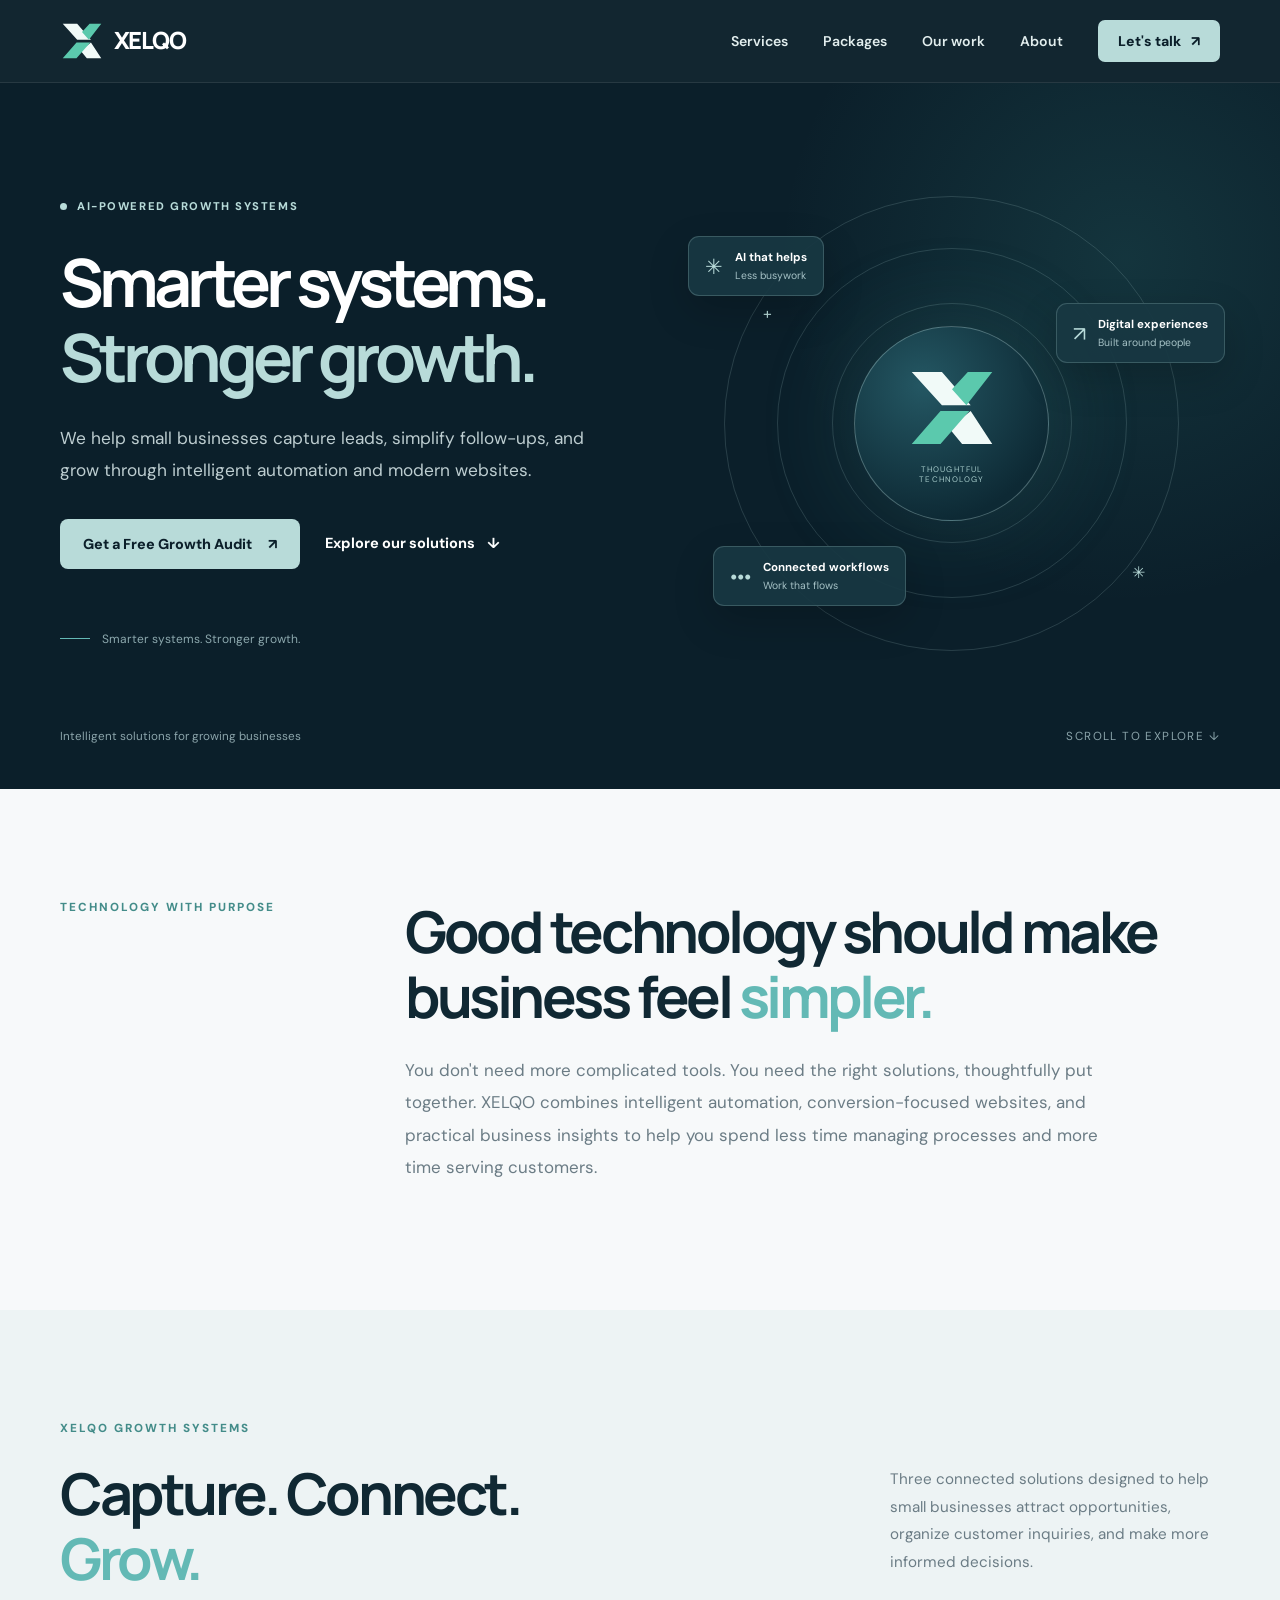
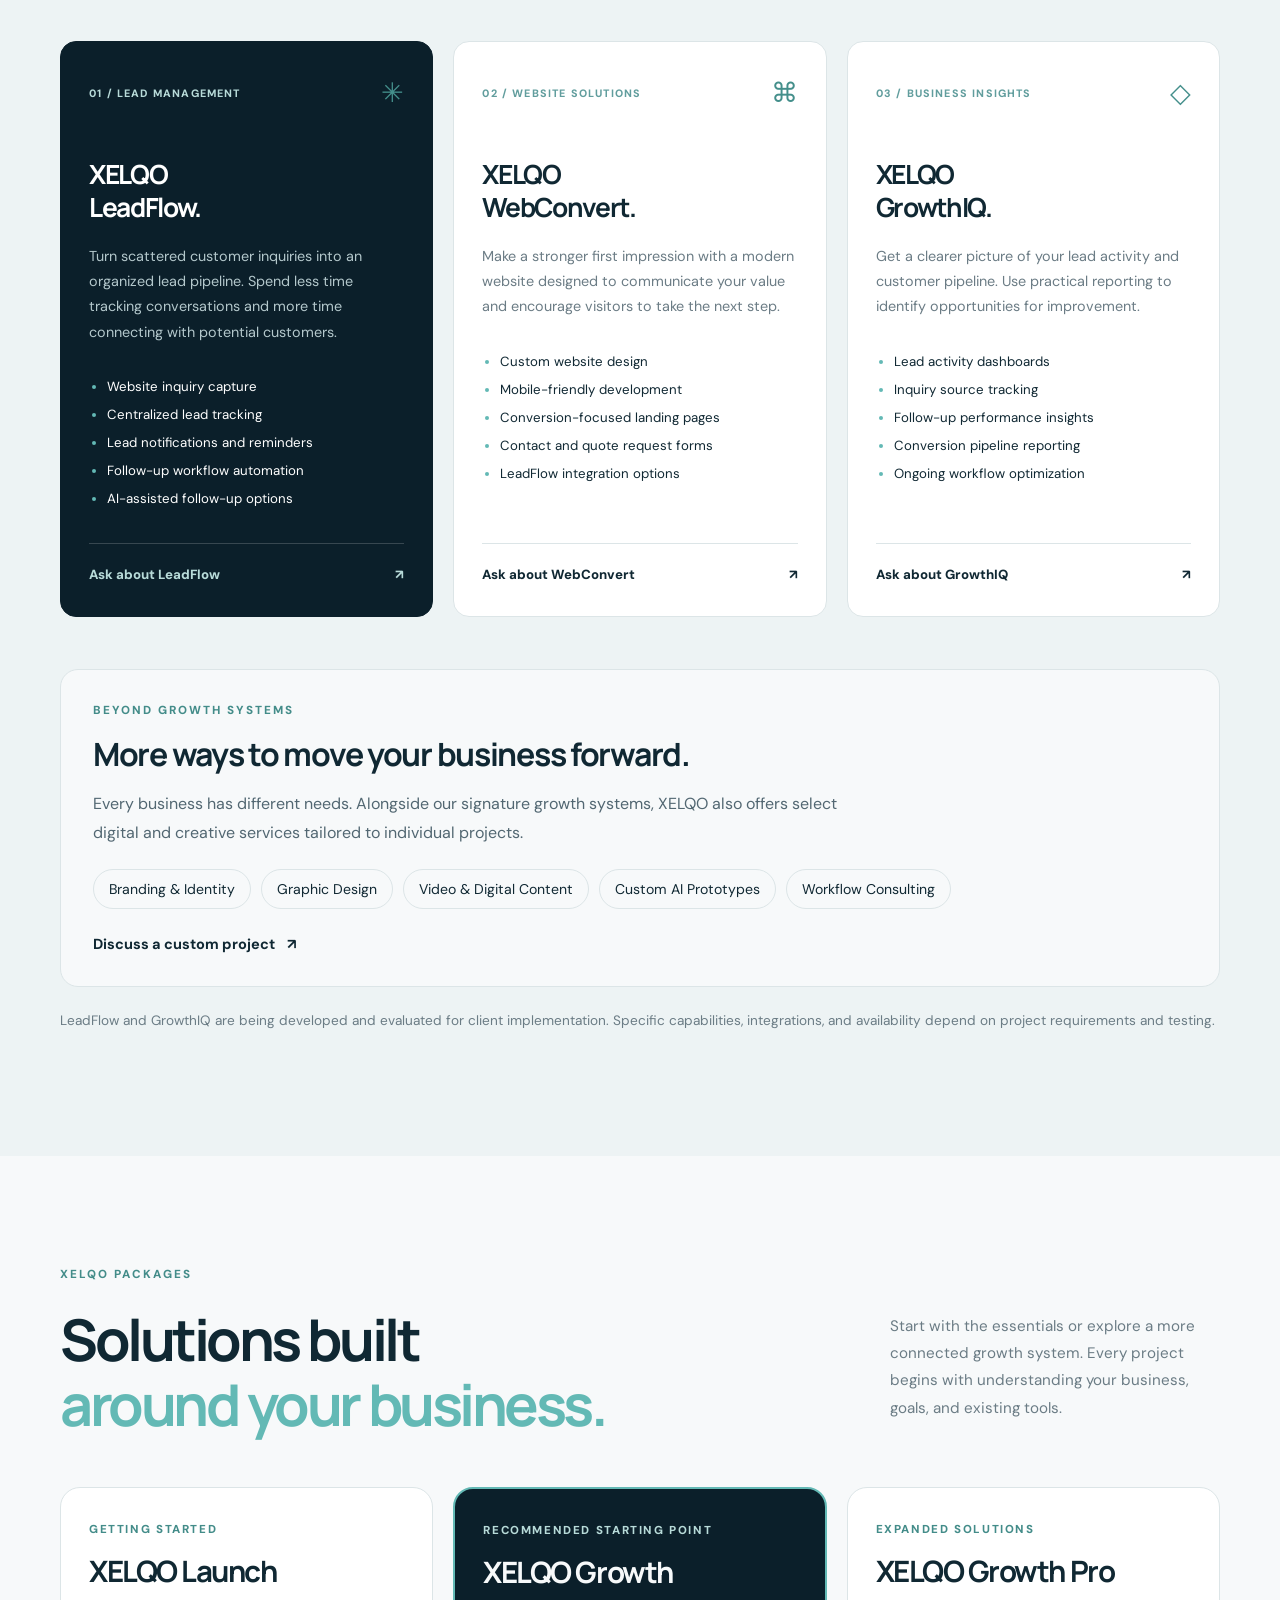
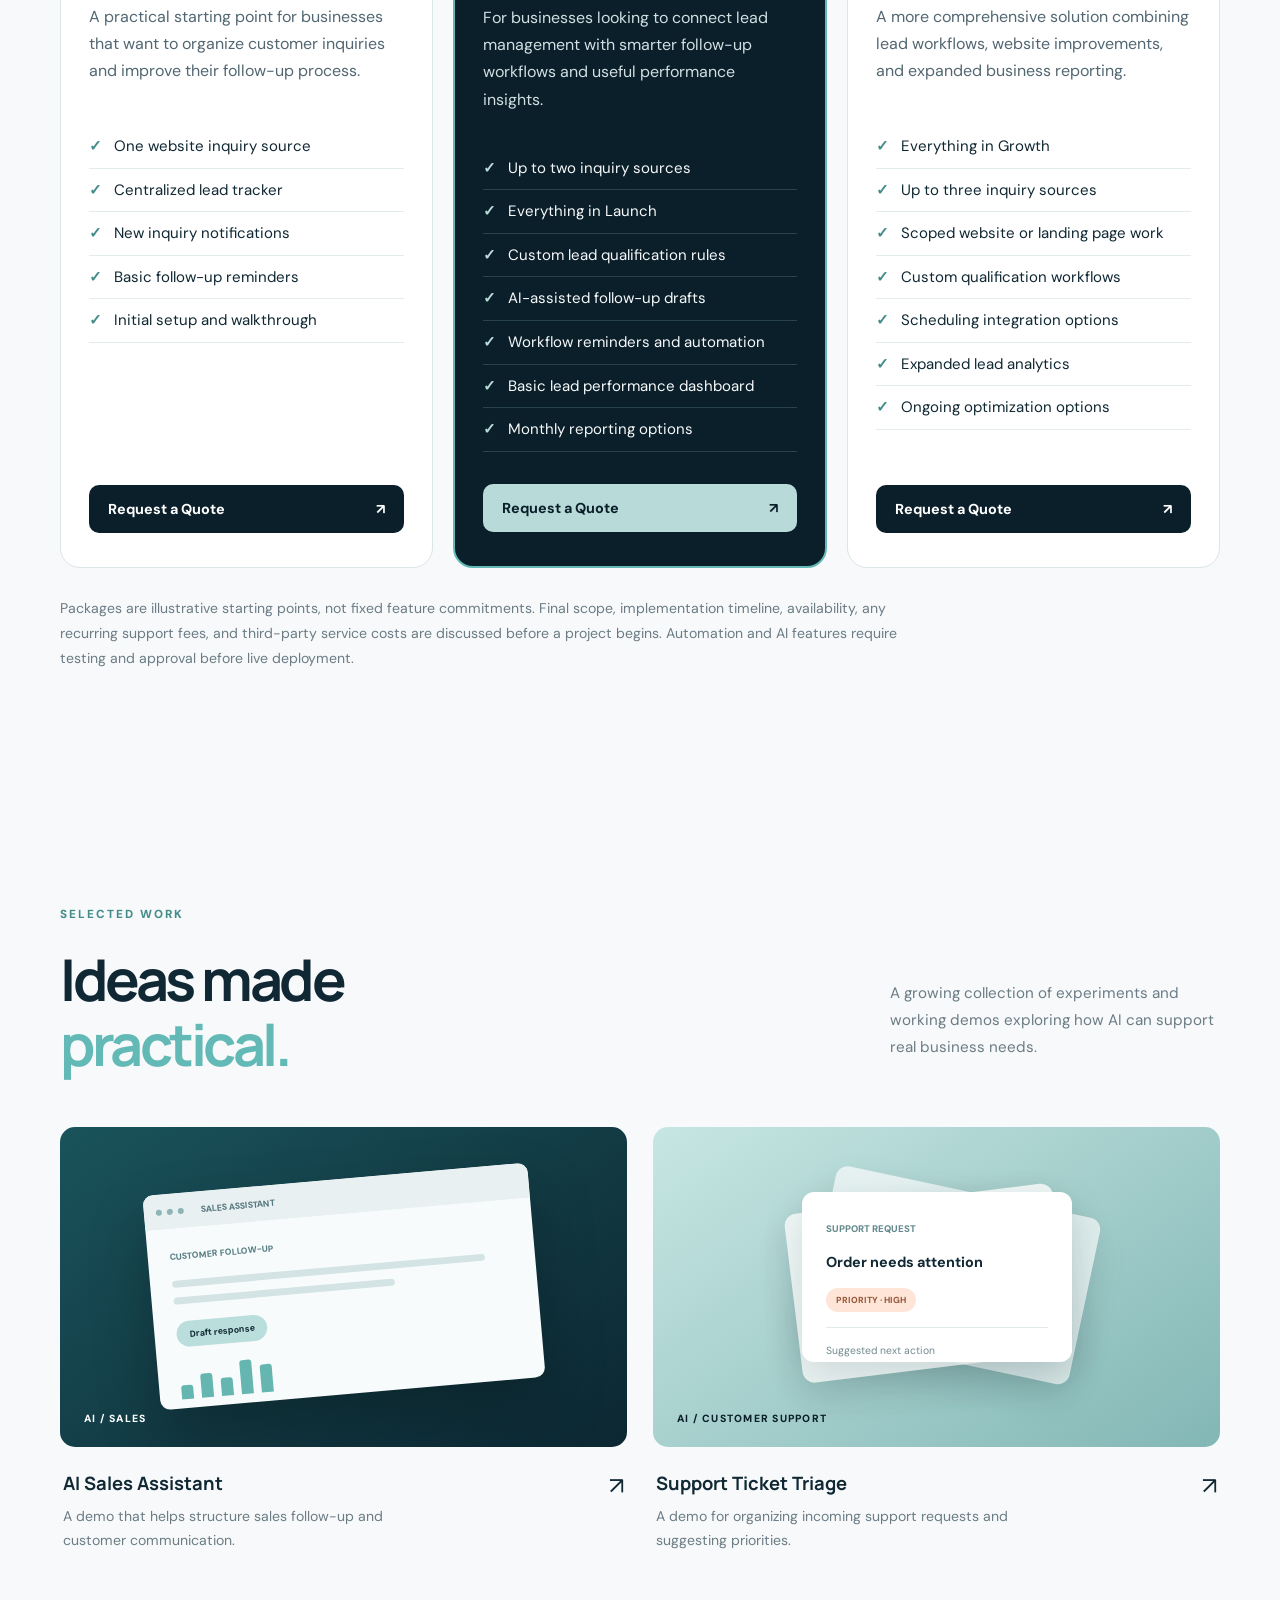
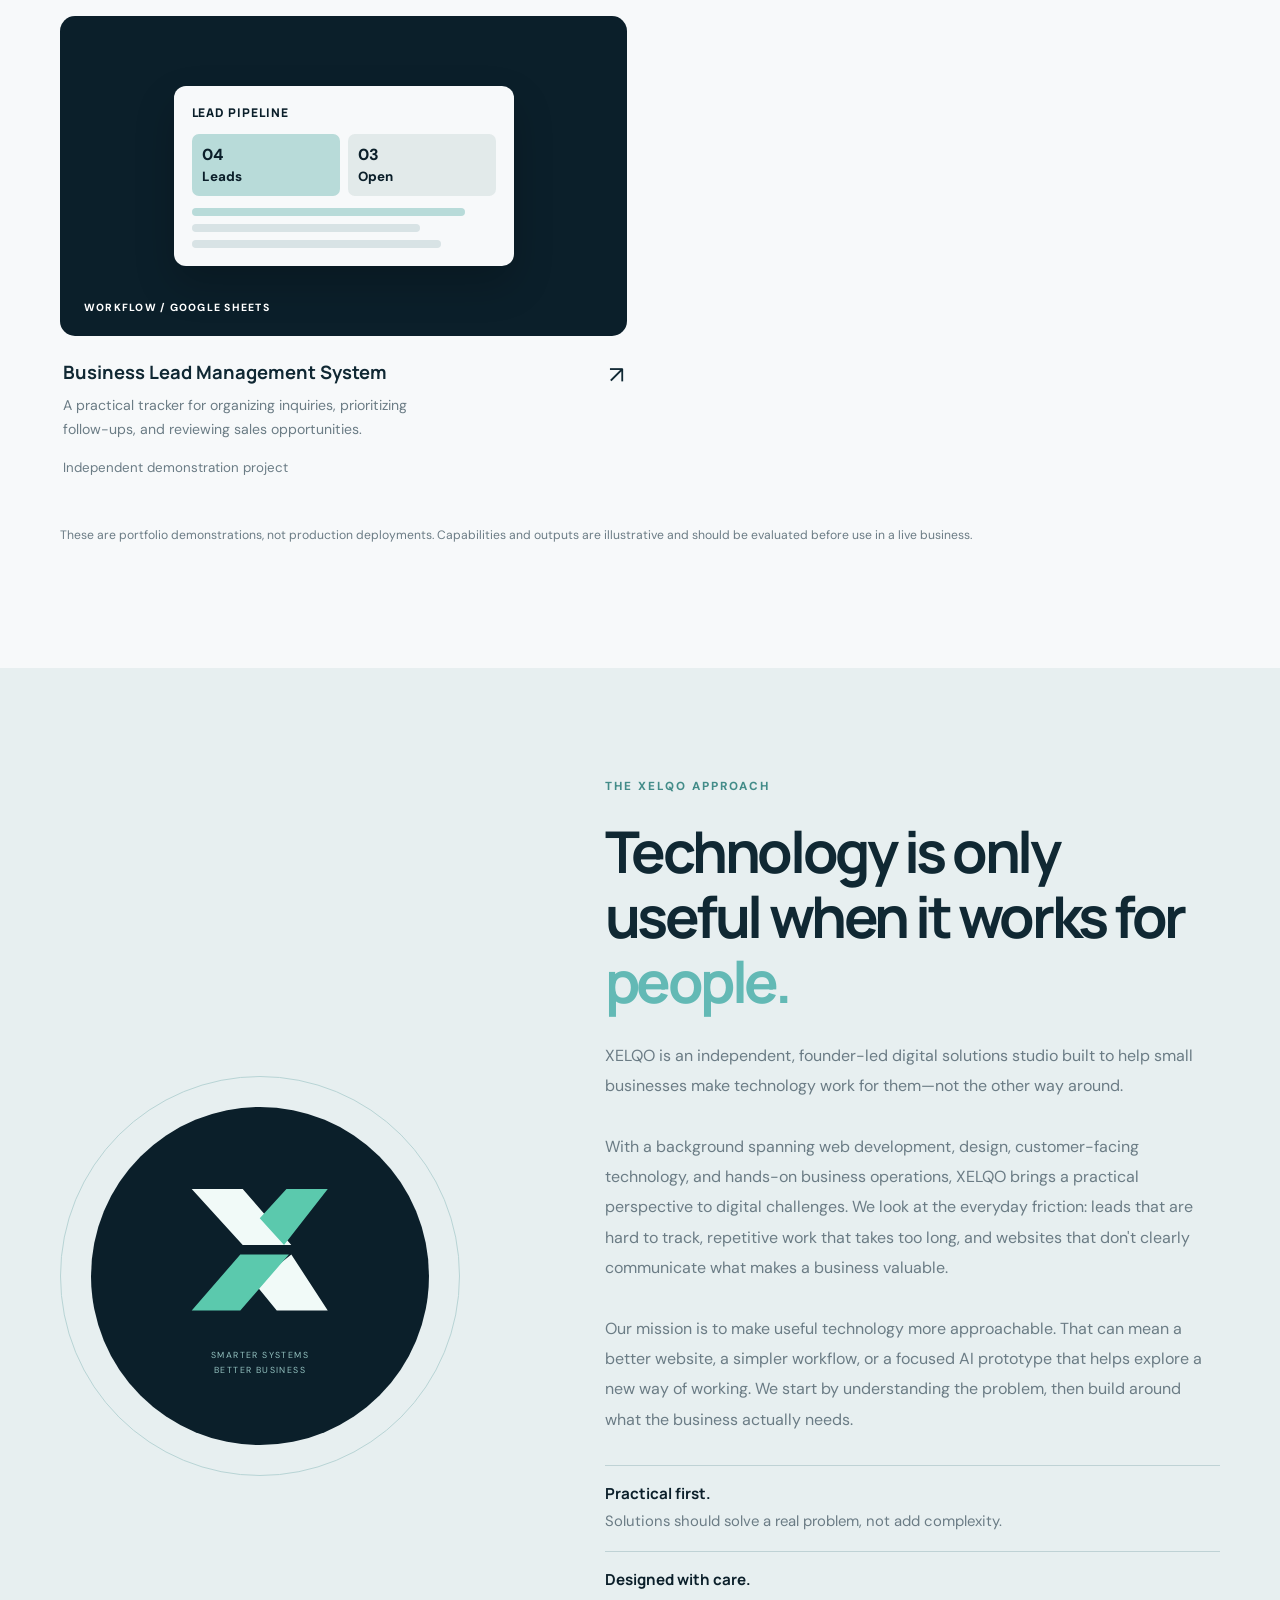
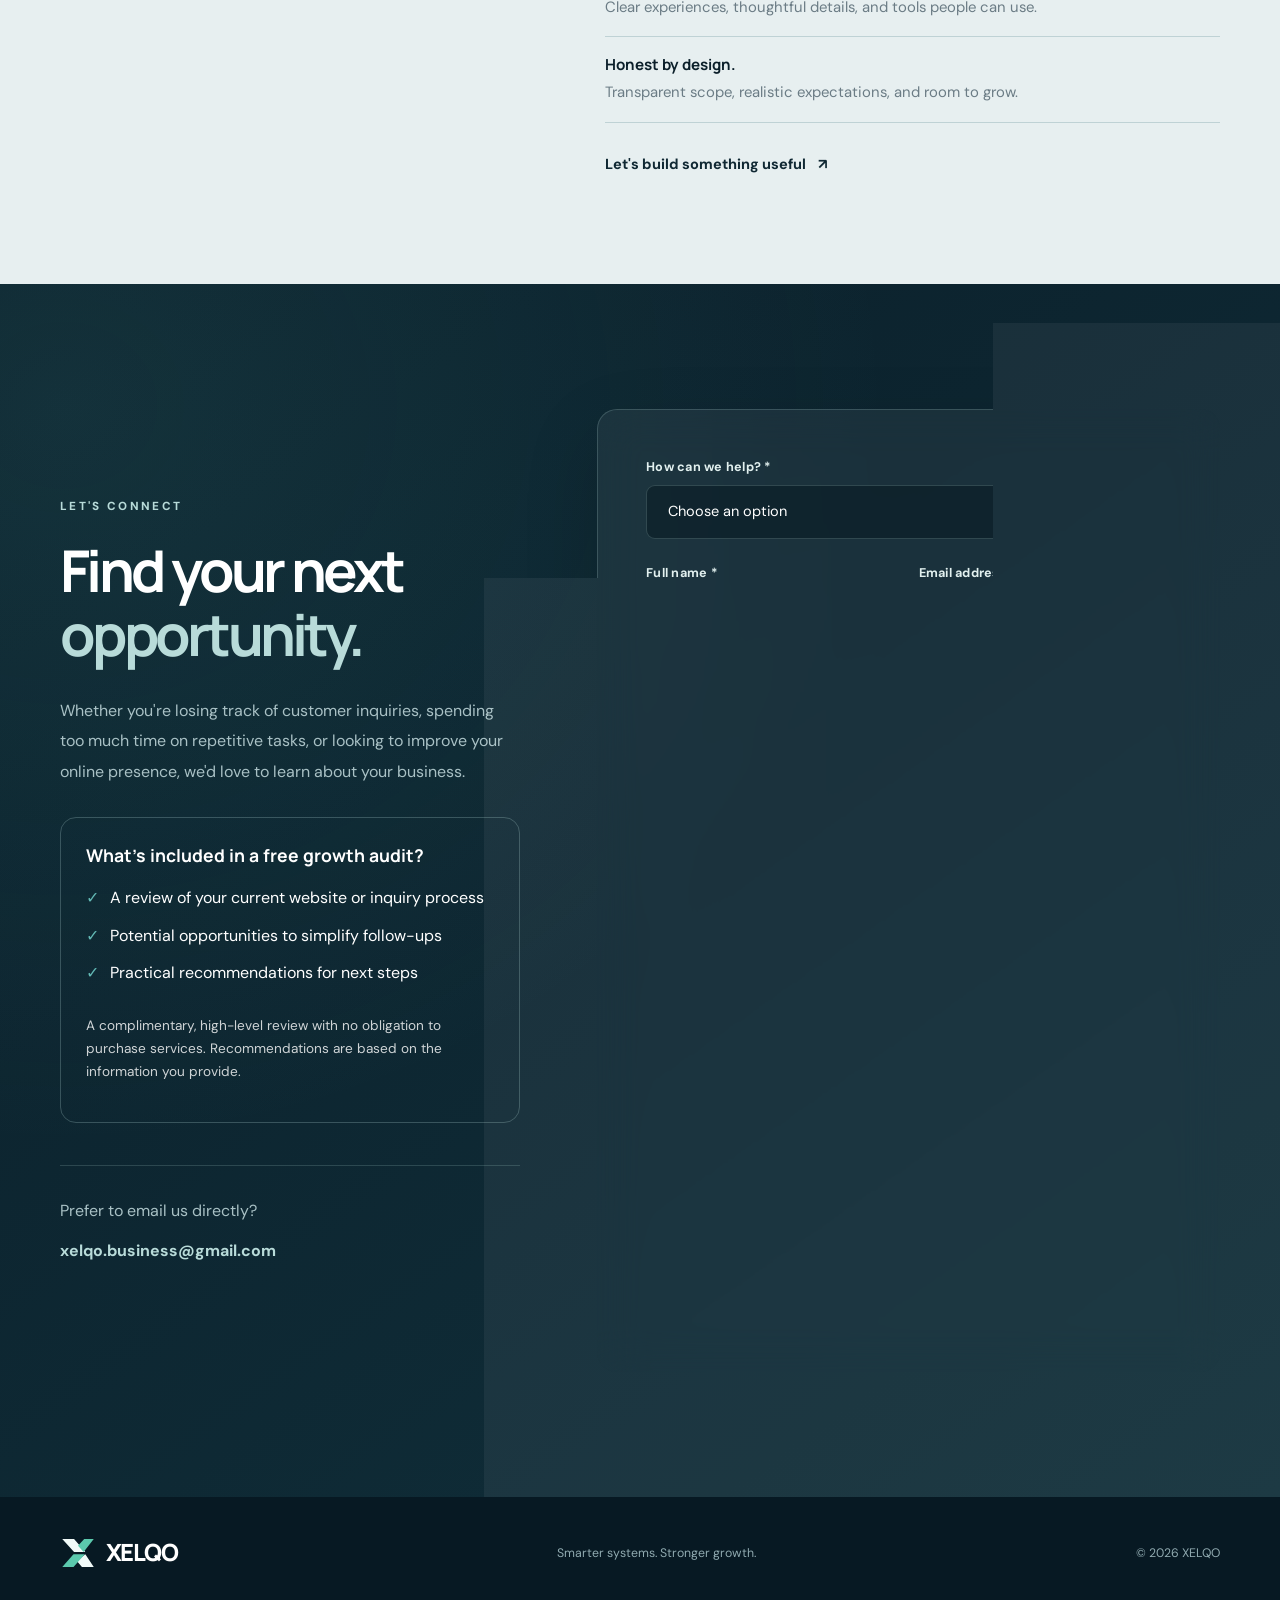
<file: index.html>
<!DOCTYPE html>
<html lang="en">
<head>
  <meta charset="UTF-8">
  <meta name="viewport" content="width=device-width, initial-scale=1.0">
  <meta name="theme-color" content="#0B1F2A">
  <meta name="description" content="XELQO helps small businesses capture leads, streamline customer follow-ups, and grow through AI-powered automation and modern websites.">
  <title>XELQO | Smarter Systems. Stronger Growth.</title>

  <link rel="preconnect" href="https://fonts.googleapis.com">
  <link rel="preconnect" href="https://fonts.gstatic.com" crossorigin>
  <link href="https://fonts.googleapis.com/css2?family=DM+Sans:wght@400;500;600;700&family=Manrope:wght@400;500;600;700;800&display=swap" rel="stylesheet">
  <link rel="icon" type="image/svg+xml" href="favicon.svg">
  <link rel="stylesheet" href="styles.css?v=4">

  <style>
    /* Packages */
    .xelqo-packages {
      background: #f7f9fa;
    }

    .xelqo-package-grid {
      display: grid;
      grid-template-columns: repeat(3, minmax(0, 1fr));
      gap: 20px;
      margin-top: 44px;
    }

    .xelqo-package {
      display: flex;
      flex-direction: column;
      min-width: 0;
      padding: 34px 28px;
      border: 1px solid #dce5e7;
      border-radius: 20px;
      background: #fff;
    }

    .xelqo-package-featured {
      border: 2px solid #63b9b5;
      background: #0b1f2a;
      color: #f7f9fa;
    }

    .xelqo-package-label {
      margin-bottom: 18px;
      font-size: 0.72rem;
      font-weight: 800;
      letter-spacing: 0.14em;
      text-transform: uppercase;
      color: #438c89;
    }

    .xelqo-package-featured .xelqo-package-label {
      color: #b8dbd9;
    }

    .xelqo-package h3 {
      margin-bottom: 14px;
      font-size: clamp(1.7rem, 2.3vw, 2.3rem);
      letter-spacing: -0.05em;
      line-height: 1.15;
    }

    .xelqo-package-description {
      min-height: 88px;
      line-height: 1.7;
      color: #526772;
    }

    .xelqo-package-featured .xelqo-package-description {
      color: #d1dfe2;
    }

    .xelqo-package ul {
      list-style: none;
      padding: 0;
      margin: 18px 0 32px;
    }

    .xelqo-package li {
      position: relative;
      padding: 10px 0 10px 25px;
      line-height: 1.5;
      font-size: 0.94rem;
      border-bottom: 1px solid #e4ebed;
    }

    .xelqo-package-featured li {
      border-bottom-color: #29434c;
    }

    .xelqo-package li::before {
      content: "✓";
      position: absolute;
      left: 0;
      color: #438c89;
      font-weight: 800;
    }

    .xelqo-package-featured li::before {
      color: #b8dbd9;
    }

    .xelqo-package-button {
      display: inline-flex;
      justify-content: space-between;
      align-items: center;
      gap: 12px;
      margin-top: auto;
      padding: 15px 19px;
      border-radius: 10px;
      background: #0b1f2a;
      color: #fff;
      font-weight: 700;
      font-size: 0.9rem;
      transition: transform 0.2s ease, background 0.2s ease;
    }

    .xelqo-package-featured .xelqo-package-button {
      background: #b8dbd9;
      color: #0b1f2a;
    }

    .xelqo-package-button:hover {
      transform: translateY(-2px);
      background: #123542;
    }

    .xelqo-package-featured .xelqo-package-button:hover {
      background: #d2eeeb;
    }

    .xelqo-package-note {
      margin-top: 28px;
      max-width: 850px;
      font-size: 0.88rem;
      line-height: 1.8;
      color: #6b7c85;
    }

    /* Free Growth Audit */
    .audit-benefits {
      margin: 30px 0;
      padding: 25px;
      border: 1px solid rgba(184, 219, 217, 0.25);
      border-radius: 16px;
    }

    .audit-benefits h3 {
      font-size: 1.1rem;
      margin-bottom: 18px;
    }

    .audit-benefits ul {
      list-style: none;
      padding: 0;
      margin: 0 0 16px;
    }

    .audit-benefits li {
      position: relative;
      padding: 0 0 12px 24px;
      line-height: 1.6;
    }

    .audit-benefits li::before {
      content: "✓";
      position: absolute;
      left: 0;
      color: #63b9b5;
    }

    .audit-benefits p {
      font-size: 0.85rem;
      line-height: 1.7;
      opacity: 0.8;
    }

    @media (max-width: 900px) {
      .xelqo-package-grid {
        grid-template-columns: 1fr;
      }

      .xelqo-package-description {
        min-height: 0;
      }
    }

    @media (max-width: 600px) {
      .xelqo-package {
        padding: 28px 23px;
      }

      .audit-benefits {
        padding: 20px;
      }
    }
  </style>
</head>

<body>
  <!-- Navigation -->
  <header class="site-header">
    <nav class="nav container" aria-label="Main navigation">
      <a class="brand" href="#home" aria-label="XELQO home">
        <span class="brand-mark" aria-hidden="true">
          <svg viewBox="0 0 64 64" focusable="false">
            <path fill="#F1FAF8" d="M4 7h21l20 23H25z M45 34l15 23H39L30 46z"/>
            <path fill="#5BC9AD" d="M43 7h17L42 30 32 19z M24 34h20L24 57H4z"/>
          </svg>
        </span>
        <span class="brand-wordmark">XELQO</span>
      </a>

      <button class="menu-toggle" type="button"
        aria-label="Open navigation"
        aria-expanded="false">
        <span></span>
        <span></span>
      </button>

      <div class="nav-links">
        <a href="#services">Services</a>
        <a href="#packages">Packages</a>
        <a href="#work">Our work</a>
        <a href="#about">About</a>
        <a class="nav-cta" href="#contact">
          Let's talk <span aria-hidden="true">↗</span>
        </a>
      </div>
    </nav>
  </header>

  <main>
    <!-- Hero -->
    <section class="hero section" id="home">
      <div class="hero-glow"></div>

      <div class="container hero-grid">
        <div class="hero-copy">
          <div class="eyebrow">
            <span class="eyebrow-dot"></span>
            AI-POWERED GROWTH SYSTEMS
          </div>

          <h1>
            Smarter systems.<br>
            <em>Stronger growth.</em>
          </h1>

          <p class="hero-lede">
            We help small businesses capture leads,
            simplify follow-ups, and grow through
            intelligent automation and modern websites.
          </p>

          <div class="hero-actions">
            <a class="button button-primary"
               href="#contact"
               onclick="document.getElementById('inquiry-type').value='Free Growth Audit'">
              Get a Free Growth Audit
              <span aria-hidden="true">↗</span>
            </a>

            <a class="text-link" href="#services">
              Explore our solutions
              <span aria-hidden="true">↓</span>
            </a>
          </div>

          <div class="hero-note">
            <span class="note-line"></span>
            Smarter systems. Stronger growth.
          </div>
        </div>

        <div class="hero-art" aria-label="Abstract digital systems illustration">
          <div class="orbit orbit-one"></div>
          <div class="orbit orbit-two"></div>
          <div class="orbit orbit-three"></div>

          <div class="art-core">
            <span class="core-symbol" aria-label="XELQO symbol">
              <svg viewBox="0 0 64 64" focusable="false">
                <path fill="#F1FAF8" d="M4 7h21l20 23H25z M45 34l15 23H39L30 46z"/>
                <path fill="#5BC9AD" d="M43 7h17L42 30 32 19z M24 34h20L24 57H4z"/>
              </svg>
            </span>
            <span class="core-caption">
              THOUGHTFUL<br>TECHNOLOGY
            </span>
          </div>

          <div class="float-card card-ai">
            <span class="mini-icon">✳</span>
            <span>
              <b>AI that helps</b>
              <small>Less busywork</small>
            </span>
          </div>

          <div class="float-card card-web">
            <span class="mini-icon">↗</span>
            <span>
              <b>Digital experiences</b>
              <small>Built around people</small>
            </span>
          </div>

          <div class="float-card card-flow">
            <span class="flow-dots">•••</span>
            <span>
              <b>Connected workflows</b>
              <small>Work that flows</small>
            </span>
          </div>

          <div class="art-spark spark-one">✳</div>
          <div class="art-spark spark-two">+</div>
        </div>
      </div>

      <div class="container hero-bottom">
        <span>Intelligent solutions for growing businesses</span>
        <span class="scroll-cue">
          SCROLL TO EXPLORE <span aria-hidden="true">↓</span>
        </span>
      </div>
    </section>

    <!-- Introduction -->
    <section class="intro section section-light">
      <div class="container intro-grid">
        <p class="section-kicker">TECHNOLOGY WITH PURPOSE</p>
        <div>
          <h2>
            Good technology should make business feel
            <em>simpler.</em>
          </h2>
          <p class="intro-text">
            You don't need more complicated tools. You need
            the right solutions, thoughtfully put together.
            XELQO combines intelligent automation,
            conversion-focused websites, and practical
            business insights to help you spend less time
            managing processes and more time serving customers.
          </p>
        </div>
      </div>
    </section>

    <!-- Signature Services -->
    <section class="services section" id="services">
      <div class="container">
        <div class="section-heading">
          <div>
            <p class="section-kicker">XELQO GROWTH SYSTEMS</p>
            <h2>
              Capture. Connect.<br>
              <em>Grow.</em>
            </h2>
          </div>
          <p class="section-aside">
            Three connected solutions designed to help
            small businesses attract opportunities,
            organize customer inquiries, and make
            more informed decisions.
          </p>
        </div>

        <div class="service-grid">
          <!-- LeadFlow -->
          <article class="service-card service-featured">
            <div class="service-top">
              <span class="service-number">01 / LEAD MANAGEMENT</span>
              <span class="service-icon">✳</span>
            </div>

            <h3>XELQO<br>LeadFlow.</h3>
            <p>
              Turn scattered customer inquiries into an
              organized lead pipeline. Spend less time
              tracking conversations and more time
              connecting with potential customers.
            </p>

            <ul>
              <li>Website inquiry capture</li>
              <li>Centralized lead tracking</li>
              <li>Lead notifications and reminders</li>
              <li>Follow-up workflow automation</li>
              <li>AI-assisted follow-up options</li>
            </ul>

            <a href="#contact" class="card-link">
              Ask about LeadFlow <span>↗</span>
            </a>
          </article>

          <!-- WebConvert -->
          <article class="service-card">
            <div class="service-top">
              <span class="service-number">02 / WEBSITE SOLUTIONS</span>
              <span class="service-icon">⌘</span>
            </div>

            <h3>XELQO<br>WebConvert.</h3>
            <p>
              Make a stronger first impression with
              a modern website designed to communicate
              your value and encourage visitors to
              take the next step.
            </p>

            <ul>
              <li>Custom website design</li>
              <li>Mobile-friendly development</li>
              <li>Conversion-focused landing pages</li>
              <li>Contact and quote request forms</li>
              <li>LeadFlow integration options</li>
            </ul>

            <a href="#contact" class="card-link">
              Ask about WebConvert <span>↗</span>
            </a>
          </article>

          <!-- GrowthIQ -->
          <article class="service-card">
            <div class="service-top">
              <span class="service-number">03 / BUSINESS INSIGHTS</span>
              <span class="service-icon">◇</span>
            </div>

            <h3>XELQO<br>GrowthIQ.</h3>
            <p>
              Get a clearer picture of your lead
              activity and customer pipeline.
              Use practical reporting to identify
              opportunities for improvement.
            </p>

            <ul>
              <li>Lead activity dashboards</li>
              <li>Inquiry source tracking</li>
              <li>Follow-up performance insights</li>
              <li>Conversion pipeline reporting</li>
              <li>Ongoing workflow optimization</li>
            </ul>

            <a href="#contact" class="card-link">
              Ask about GrowthIQ <span>↗</span>
            </a>
          </article>
        </div>

        <!-- Additional Services -->
        <div style="margin-top:52px;padding:32px;border:1px solid #DCE5E7;border-radius:18px;background:#F7F9FA;">
          <p class="section-kicker" style="margin-bottom:14px;">
            BEYOND GROWTH SYSTEMS
          </p>

          <h3 style="font-size:clamp(1.45rem,2.5vw,2rem);letter-spacing:-0.04em;margin-bottom:14px;">
            More ways to move your business forward.
          </h3>

          <p style="max-width:760px;line-height:1.8;color:#526772;margin-bottom:22px;">
            Every business has different needs. Alongside our
            signature growth systems, XELQO also offers
            select digital and creative services tailored
            to individual projects.
          </p>

          <div style="display:flex;flex-wrap:wrap;gap:10px;margin-bottom:24px;">
            <span style="padding:10px 15px;border:1px solid #DCE5E7;border-radius:100px;font-size:0.88rem;">
              Branding &amp; Identity
            </span>
            <span style="padding:10px 15px;border:1px solid #DCE5E7;border-radius:100px;font-size:0.88rem;">
              Graphic Design
            </span>
            <span style="padding:10px 15px;border:1px solid #DCE5E7;border-radius:100px;font-size:0.88rem;">
              Video &amp; Digital Content
            </span>
            <span style="padding:10px 15px;border:1px solid #DCE5E7;border-radius:100px;font-size:0.88rem;">
              Custom AI Prototypes
            </span>
            <span style="padding:10px 15px;border:1px solid #DCE5E7;border-radius:100px;font-size:0.88rem;">
              Workflow Consulting
            </span>
          </div>

          <a href="#contact" class="text-link">
            Discuss a custom project <span aria-hidden="true">↗</span>
          </a>
        </div>

        <p style="margin-top:22px;font-size:0.85rem;color:#6B7C85;line-height:1.7;">
          LeadFlow and GrowthIQ are being developed and
          evaluated for client implementation. Specific
          capabilities, integrations, and availability
          depend on project requirements and testing.
        </p>
      </div>
    </section>

    <!-- Packages -->
    <section class="xelqo-packages section" id="packages">
      <div class="container">
        <div class="section-heading">
          <div>
            <p class="section-kicker">XELQO PACKAGES</p>
            <h2>
              Solutions built<br>
              <em>around your business.</em>
            </h2>
          </div>
          <p class="section-aside">
            Start with the essentials or explore a more
            connected growth system. Every project begins
            with understanding your business, goals,
            and existing tools.
          </p>
        </div>

        <div class="xelqo-package-grid">
          <!-- Launch -->
          <article class="xelqo-package">
            <p class="xelqo-package-label">GETTING STARTED</p>
            <h3>XELQO Launch</h3>
            <p class="xelqo-package-description">
              A practical starting point for businesses
              that want to organize customer inquiries
              and improve their follow-up process.
            </p>

            <ul>
              <li>One website inquiry source</li>
              <li>Centralized lead tracker</li>
              <li>New inquiry notifications</li>
              <li>Basic follow-up reminders</li>
              <li>Initial setup and walkthrough</li>
            </ul>

            <a class="xelqo-package-button" href="#contact">
              Request a Quote
              <span aria-hidden="true">↗</span>
            </a>
          </article>

          <!-- Growth -->
          <article class="xelqo-package xelqo-package-featured">
            <p class="xelqo-package-label">RECOMMENDED STARTING POINT</p>
            <h3>XELQO Growth</h3>
            <p class="xelqo-package-description">
              For businesses looking to connect lead
              management with smarter follow-up
              workflows and useful performance insights.
            </p>

            <ul>
              <li>Up to two inquiry sources</li>
              <li>Everything in Launch</li>
              <li>Custom lead qualification rules</li>
              <li>AI-assisted follow-up drafts</li>
              <li>Workflow reminders and automation</li>
              <li>Basic lead performance dashboard</li>
              <li>Monthly reporting options</li>
            </ul>

            <a class="xelqo-package-button" href="#contact">
              Request a Quote
              <span aria-hidden="true">↗</span>
            </a>
          </article>

          <!-- Growth Pro -->
          <article class="xelqo-package">
            <p class="xelqo-package-label">EXPANDED SOLUTIONS</p>
            <h3>XELQO Growth Pro</h3>
            <p class="xelqo-package-description">
              A more comprehensive solution combining
              lead workflows, website improvements,
              and expanded business reporting.
            </p>

            <ul>
              <li>Everything in Growth</li>
              <li>Up to three inquiry sources</li>
              <li>Scoped website or landing page work</li>
              <li>Custom qualification workflows</li>
              <li>Scheduling integration options</li>
              <li>Expanded lead analytics</li>
              <li>Ongoing optimization options</li>
            </ul>

            <a class="xelqo-package-button" href="#contact">
              Request a Quote
              <span aria-hidden="true">↗</span>
            </a>
          </article>
        </div>

        <p class="xelqo-package-note">
          Packages are illustrative starting points, not fixed
          feature commitments. Final scope, implementation
          timeline, availability, any recurring support fees,
          and third-party service costs are discussed before
          a project begins. Automation and AI features require
          testing and approval before live deployment.
        </p>
      </div>
    </section>

    <!-- Portfolio -->
    <section class="work section section-light" id="work">
      <div class="container">
        <div class="section-heading">
          <div>
            <p class="section-kicker">SELECTED WORK</p>
            <h2>Ideas made<br><em>practical.</em></h2>
          </div>
          <p class="section-aside">
            A growing collection of experiments and working
            demos exploring how AI can support real business needs.
          </p>
        </div>

        <div class="work-grid">
          <a class="work-card"
             href="case-study-ai-sales-assistant.html">
            <div class="work-visual visual-sales">
              <div class="mock-window">
                <div class="mock-bar">
                  <i></i><i></i><i></i>
                  <span>SALES ASSISTANT</span>
                </div>
                <div class="mock-content">
                  <div class="mock-label">CUSTOMER FOLLOW-UP</div>
                  <div class="mock-line wide"></div>
                  <div class="mock-line"></div>
                  <div class="mock-pill">Draft response</div>
                  <div class="mock-chart">
                    <span></span><span></span><span></span>
                    <span></span><span></span>
                  </div>
                </div>
              </div>
              <span class="visual-tag">AI / SALES</span>
            </div>

            <div class="work-info">
              <div>
                <h3>AI Sales Assistant</h3>
                <p>
                  A demo that helps structure sales follow-up
                  and customer communication.
                </p>
              </div>
              <span class="work-arrow">↗</span>
            </div>
          </a>

          <a class="work-card"
             href="case-study-support-ticket-triage.html">
            <div class="work-visual visual-support">
              <div class="ticket-stack">
                <div class="ticket ticket-back"></div>
                <div class="ticket ticket-mid"></div>
                <div class="ticket ticket-front">
                  <span class="ticket-label">SUPPORT REQUEST</span>
                  <strong>Order needs attention</strong>
                  <span class="ticket-status">PRIORITY · HIGH</span>
                  <div class="ticket-rule"></div>
                  <small>Suggested next action</small>
                </div>
              </div>
              <span class="visual-tag">AI / CUSTOMER SUPPORT</span>
            </div>

            <div class="work-info">
              <div>
                <h3>Support Ticket Triage</h3>
                <p>
                  A demo for organizing incoming support
                  requests and suggesting priorities.
                </p>
              </div>
              <span class="work-arrow">↗</span>
            </div>
          </a>

          <a class="work-card" href="case-study-lead-management.html">
            <div class="work-visual" style="background:#0B1F2A;display:flex;align-items:center;justify-content:center;padding:24px;">
              <div style="width:90%;max-width:340px;background:#F7F9FA;border-radius:12px;padding:18px;box-shadow:0 18px 40px #0003;">
                <div style="font:800 12px Manrope,sans-serif;letter-spacing:.08em;color:#0B1F2A;margin-bottom:13px;">LEAD PIPELINE</div>
                <div style="display:flex;gap:8px;margin-bottom:12px;">
                  <span style="background:#B8DBD9;border-radius:7px;padding:10px;flex:1;color:#0B1F2A;font-weight:800;">04<br><small>Leads</small></span>
                  <span style="background:#E2EAEA;border-radius:7px;padding:10px;flex:1;color:#0B1F2A;font-weight:800;">03<br><small>Open</small></span>
                </div>
                <div style="height:8px;border-radius:5px;background:#B8DBD9;margin-bottom:8px;width:90%;"></div>
                <div style="height:8px;border-radius:5px;background:#D8E3E5;margin-bottom:8px;width:75%;"></div>
                <div style="height:8px;border-radius:5px;background:#D8E3E5;width:82%;"></div>
              </div>
              <span class="visual-tag">WORKFLOW / GOOGLE SHEETS</span>
            </div>

            <div class="work-info">
              <div>
                <h3>Business Lead Management System</h3>
                <p>
                  A practical tracker for organizing inquiries,
                  prioritizing follow-ups, and reviewing sales opportunities.
                </p>
                <small style="color:#6B7C85">
                  Independent demonstration project
                </small>
              </div>
              <span class="work-arrow">↗</span>
            </div>
          </a>
        </div>

        <p class="work-disclaimer">
          These are portfolio demonstrations, not production
          deployments. Capabilities and outputs are illustrative
          and should be evaluated before use in a live business.
        </p>
      </div>
    </section>

    <!-- About -->
    <section class="about section" id="about">
      <div class="container about-grid">
        <div class="about-mark">
          <div class="about-mark-inner">
            <svg viewBox="0 0 64 64" aria-hidden="true">
              <path fill="#F1FAF8" d="M4 7h21l20 23H25z M45 34l15 23H39L30 46z"/>
              <path fill="#5BC9AD" d="M43 7h17L42 30 32 19z M24 34h20L24 57H4z"/>
            </svg>
            <small>SMARTER SYSTEMS<br>BETTER BUSINESS</small>
          </div>
        </div>

        <div class="about-copy">
          <p class="section-kicker">THE XELQO APPROACH</p>
          <h2>
            Technology is only useful when it works
            for <em>people.</em>
          </h2>
          <p>
            XELQO is an independent, founder-led digital solutions
            studio built to help small businesses make technology
            work for them—not the other way around.
          </p>
          <p>
            With a background spanning web development, design,
            customer-facing technology, and hands-on business
            operations, XELQO brings a practical perspective to
            digital challenges. We look at the everyday friction:
            leads that are hard to track, repetitive work that
            takes too long, and websites that don't clearly
            communicate what makes a business valuable.
          </p>
          <p>
            Our mission is to make useful technology more
            approachable. That can mean a better website, a
            simpler workflow, or a focused AI prototype that
            helps explore a new way of working. We start by
            understanding the problem, then build around what
            the business actually needs.
          </p>

          <div class="about-principles" aria-label="Our guiding principles">
            <div class="about-principle">
              <strong>Practical first.</strong>
              <span>Solutions should solve a real problem, not add complexity.</span>
            </div>
            <div class="about-principle">
              <strong>Designed with care.</strong>
              <span>Clear experiences, thoughtful details, and tools people can use.</span>
            </div>
            <div class="about-principle">
              <strong>Honest by design.</strong>
              <span>Transparent scope, realistic expectations, and room to grow.</span>
            </div>
          </div>

          <a class="text-link" href="#contact">
            Let's build something useful <span>↗</span>
          </a>
        </div>
      </div>
    </section>

    <!-- Contact / Free Growth Audit -->
    <section class="contact section" id="contact">
      <div class="container xelqo-contact">

        <div class="contact-intro">
          <p class="section-kicker">LET'S CONNECT</p>

          <h2>
            Find your next<br>
            <em>opportunity.</em>
          </h2>

          <p>
            Whether you're losing track of customer inquiries,
            spending too much time on repetitive tasks, or
            looking to improve your online presence, we'd
            love to learn about your business.
          </p>

          <div class="audit-benefits">
            <h3>What's included in a free growth audit?</h3>
            <ul>
              <li>A review of your current website or inquiry process</li>
              <li>Potential opportunities to simplify follow-ups</li>
              <li>Practical recommendations for next steps</li>
            </ul>
            <p>
              A complimentary, high-level review with no
              obligation to purchase services. Recommendations
              are based on the information you provide.
            </p>
          </div>

          <p class="contact-email">
            Prefer to email us directly?<br>
            <a href="mailto:xelqo.business@gmail.com">
              xelqo.business@gmail.com
            </a>
          </p>
        </div>

        <form class="xelqo-form"
              action="https://formspree.io/f/xdeepyzn"
              method="POST">

          <input type="hidden"
                 name="subject"
                 value="New XELQO Website Inquiry">

          <div class="form-field">
            <label for="inquiry-type">How can we help? *</label>
            <select id="inquiry-type"
                    name="inquiry_type"
                    required>
              <option value="" disabled selected>
                Choose an option
              </option>
              <option value="Free Growth Audit">
                Request a Free Growth Audit
              </option>
              <option value="Project Inquiry">
                Discuss a Project
              </option>
              <option value="General Question">
                Ask a General Question
              </option>
            </select>
          </div>

          <div class="form-row">
            <div class="form-field">
              <label for="contact-name">Full name *</label>
              <input type="text"
                     id="contact-name"
                     name="name"
                     placeholder="Your full name"
                     autocomplete="name"
                     maxlength="120"
                     required>
            </div>

            <div class="form-field">
              <label for="contact-email">Email address *</label>
              <input type="email"
                     id="contact-email"
                     name="email"
                     placeholder="you@company.com"
                     autocomplete="email"
                     maxlength="254"
                     required>
            </div>
          </div>

          <div class="form-row">
            <div class="form-field">
              <label for="contact-business">Business name</label>
              <input type="text"
                     id="contact-business"
                     name="business"
                     placeholder="Your business"
                     autocomplete="organization"
                     maxlength="150">
            </div>

            <div class="form-field">
              <label for="contact-website">Website (optional)</label>
              <input type="url"
                     id="contact-website"
                     name="website"
                     placeholder="https://yourbusiness.com"
                     autocomplete="url">
            </div>
          </div>

          <div class="form-field">
            <label for="contact-service">
              What are you interested in? *
            </label>
            <select id="contact-service"
                    name="service"
                    required>
              <option value="" disabled selected>
                Select a service
              </option>
              <option value="XELQO LeadFlow">
                LeadFlow — Lead Management
              </option>
              <option value="XELQO WebConvert">
                WebConvert — Websites
              </option>
              <option value="XELQO GrowthIQ">
                GrowthIQ — Analytics
              </option>
              <option value="AI Consulting">
                AI Implementation &amp; Consulting
              </option>
              <option value="Business Automation">
                Business Automation
              </option>
              <option value="Branding & Design">
                Branding &amp; Graphic Design
              </option>
              <option value="Video & Content">
                Video &amp; Content Creation
              </option>
              <option value="Digital Marketing & SEO">
                Digital Marketing &amp; SEO
              </option>
              <option value="Multiple Services">
                Multiple Services
              </option>
              <option value="Not Sure Yet">
                Not Sure Yet
              </option>
            </select>
          </div>

          <div class="form-field">
            <label for="contact-challenge">
              What's your biggest business challenge? *
            </label>
            <textarea id="contact-challenge"
                      name="business_challenge"
                      rows="5"
                      maxlength="5000"
                      placeholder="Tell us what you're trying to improve, what isn't working, or what you'd like help building..."
                      required></textarea>
          </div>

          <div class="form-field">
            <label for="contact-source">
              How did you hear about XELQO?
            </label>
            <select id="contact-source" name="lead_source">
              <option value="" selected>Prefer not to say</option>
              <option value="Google Search">Google Search</option>
              <option value="Social Media">Social Media</option>
              <option value="Referral">Referral</option>
              <option value="Direct Outreach">Direct Outreach</option>
              <option value="Other">Other</option>
            </select>
          </div>

          <button class="xelqo-submit" type="submit">
            Send My Inquiry
            <span aria-hidden="true">↗</span>
          </button>

          <p class="form-note">
            No obligation to purchase. We'll use your information
            to review and respond to your request. Submissions
            are processed by Formspree. Please don't include
            passwords or sensitive customer information.
          </p>
        </form>
      </div>
    </section>
  </main>

  <!-- Footer -->
  <footer class="footer">
    <div class="container footer-inner">
      <a class="brand brand-footer" href="#home">
        <span class="brand-mark" aria-hidden="true">
          <svg viewBox="0 0 64 64" focusable="false">
            <path fill="#F1FAF8" d="M4 7h21l20 23H25z M45 34l15 23H39L30 46z"/>
            <path fill="#5BC9AD" d="M43 7h17L42 30 32 19z M24 34h20L24 57H4z"/>
          </svg>
        </span>
        <span class="brand-wordmark">XELQO</span>
      </a>

      <span>Smarter systems. Stronger growth.</span>
      <span>© <span id="year"></span> XELQO</span>
    </div>
  </footer>

  <script src="script.js"></script>
</body>
</html>
</file>
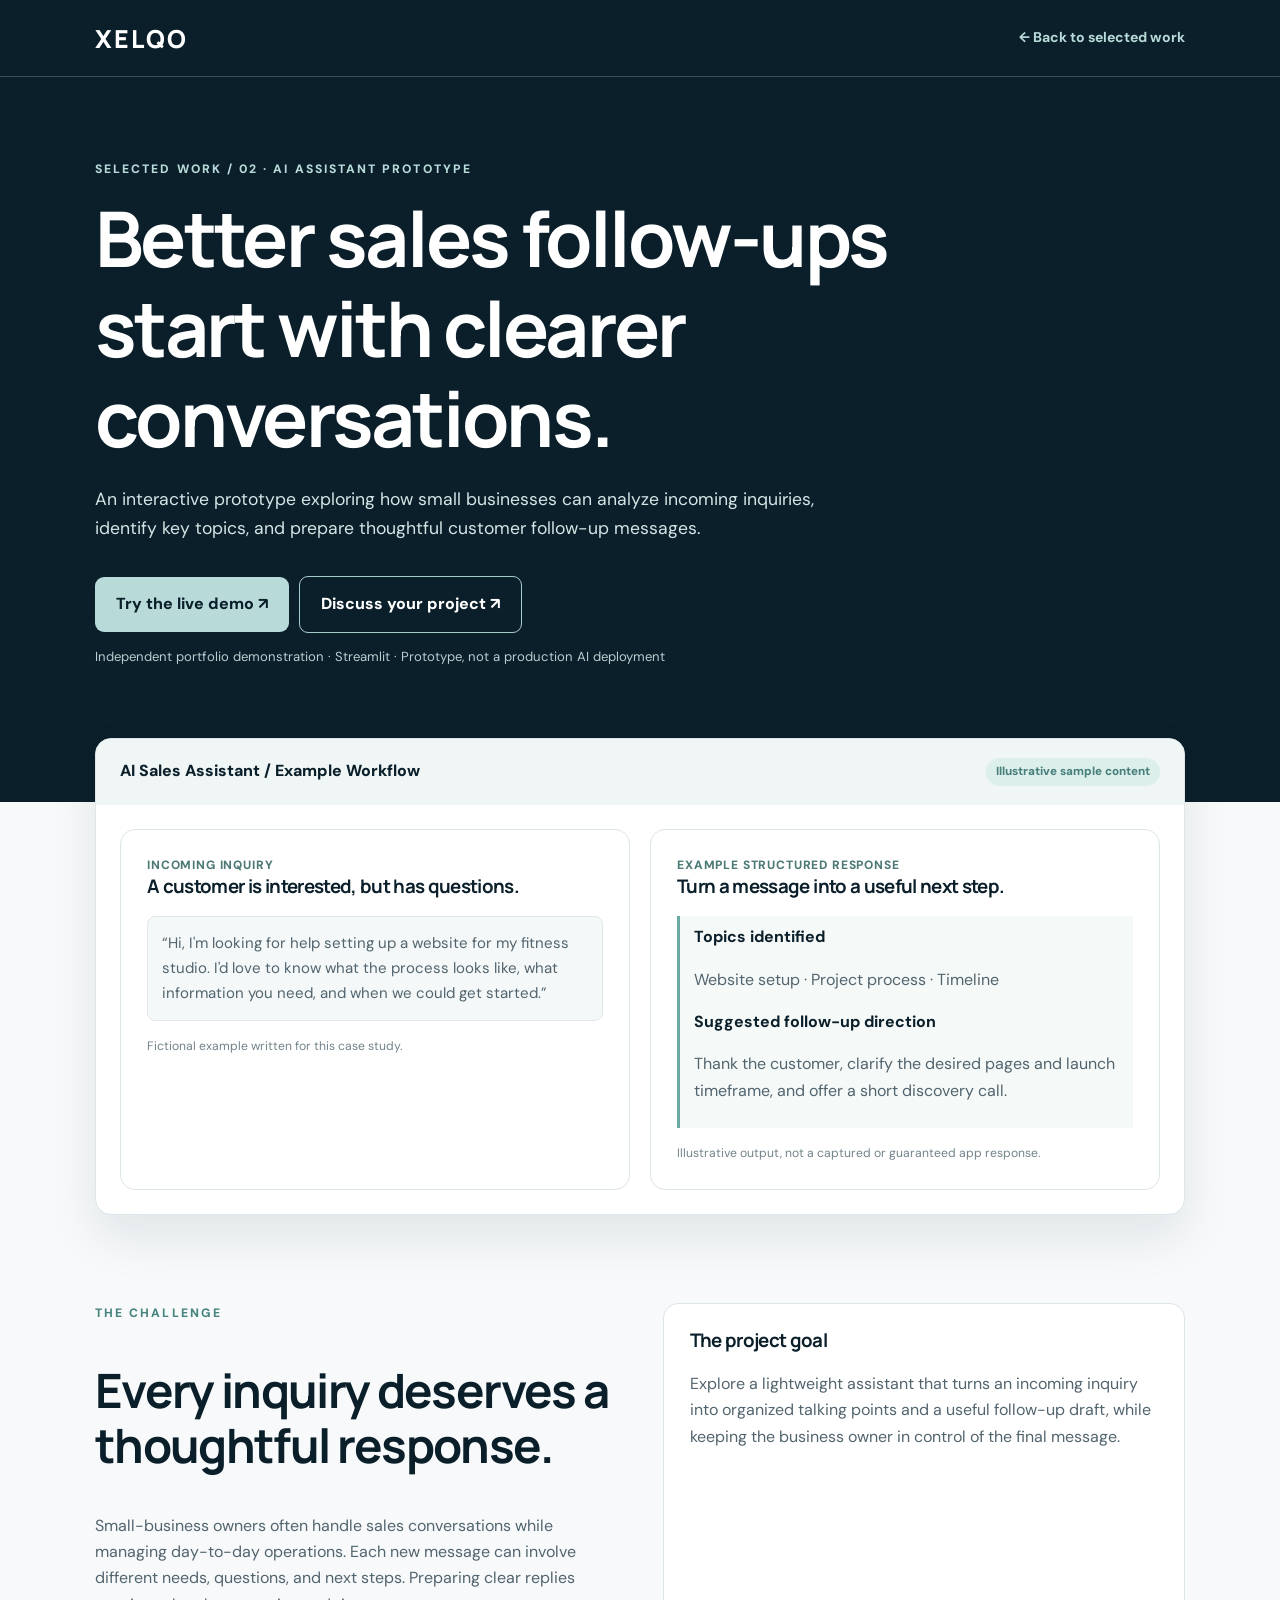
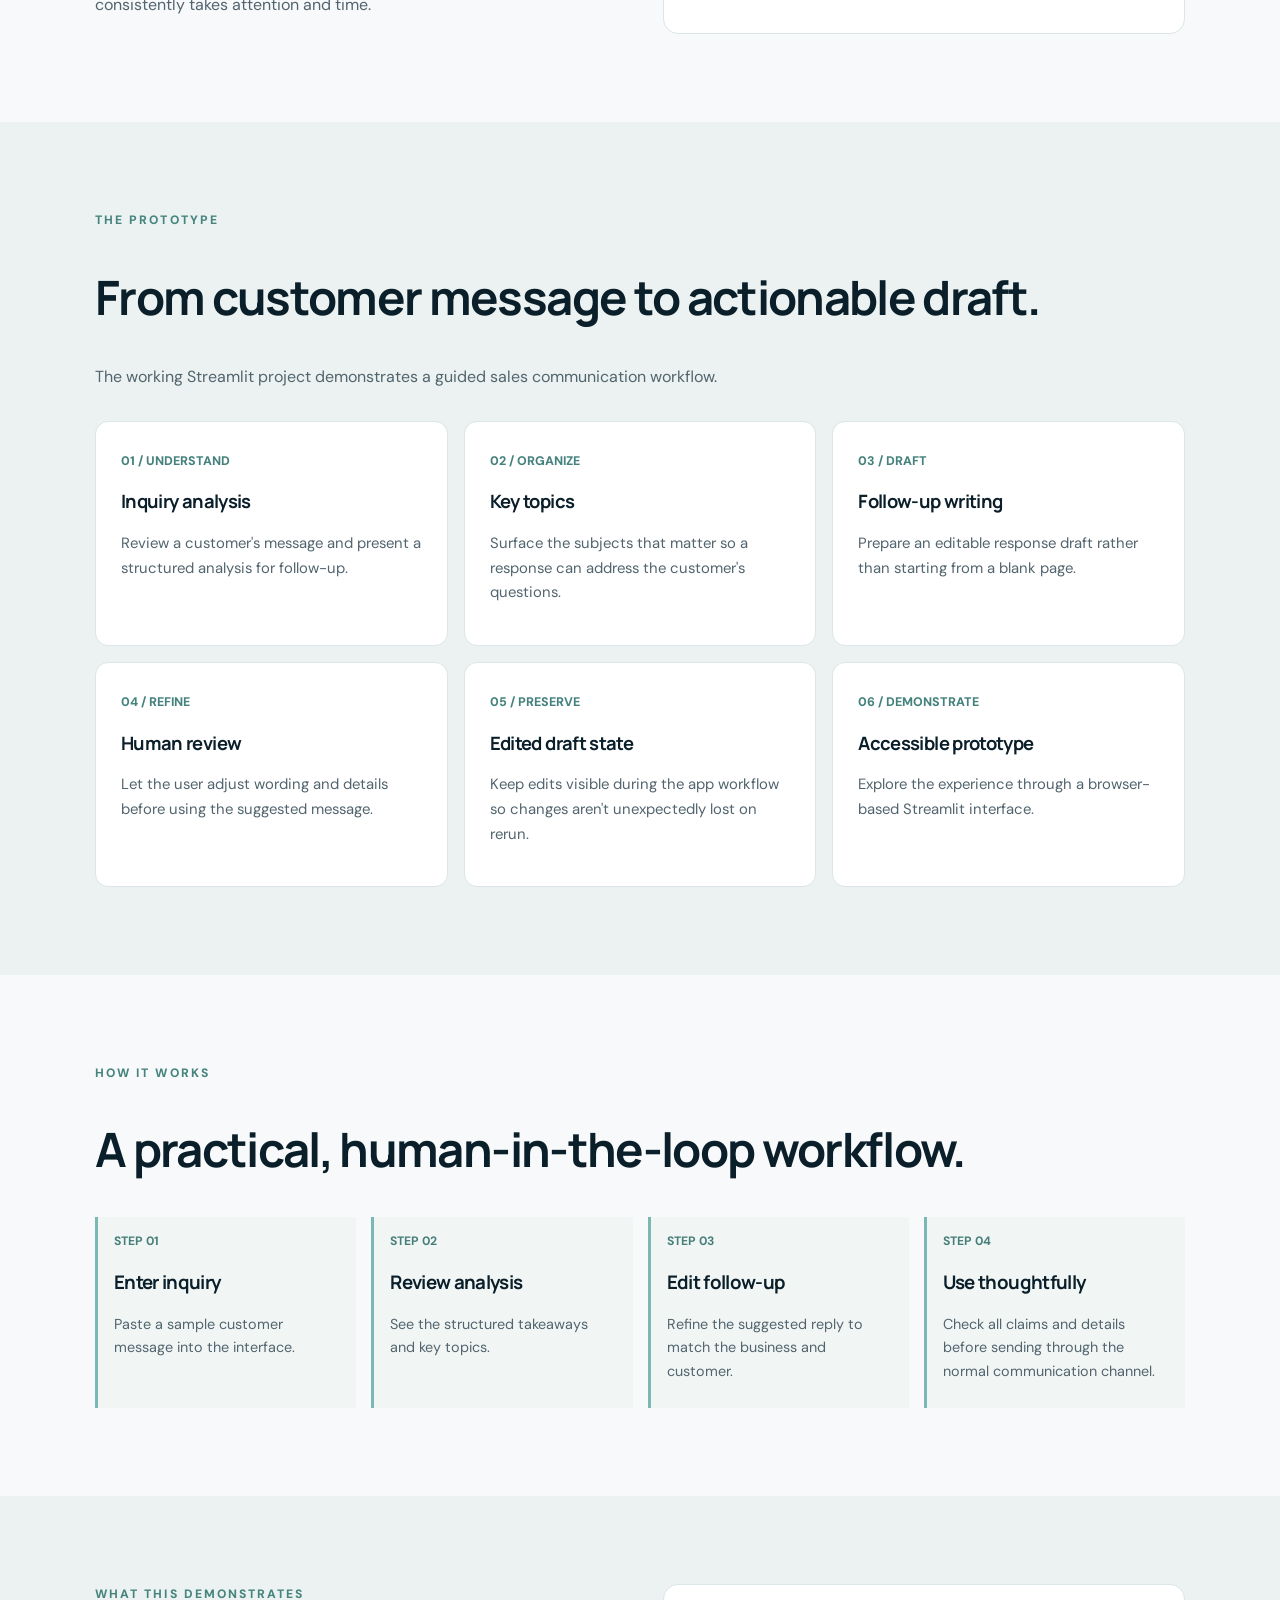
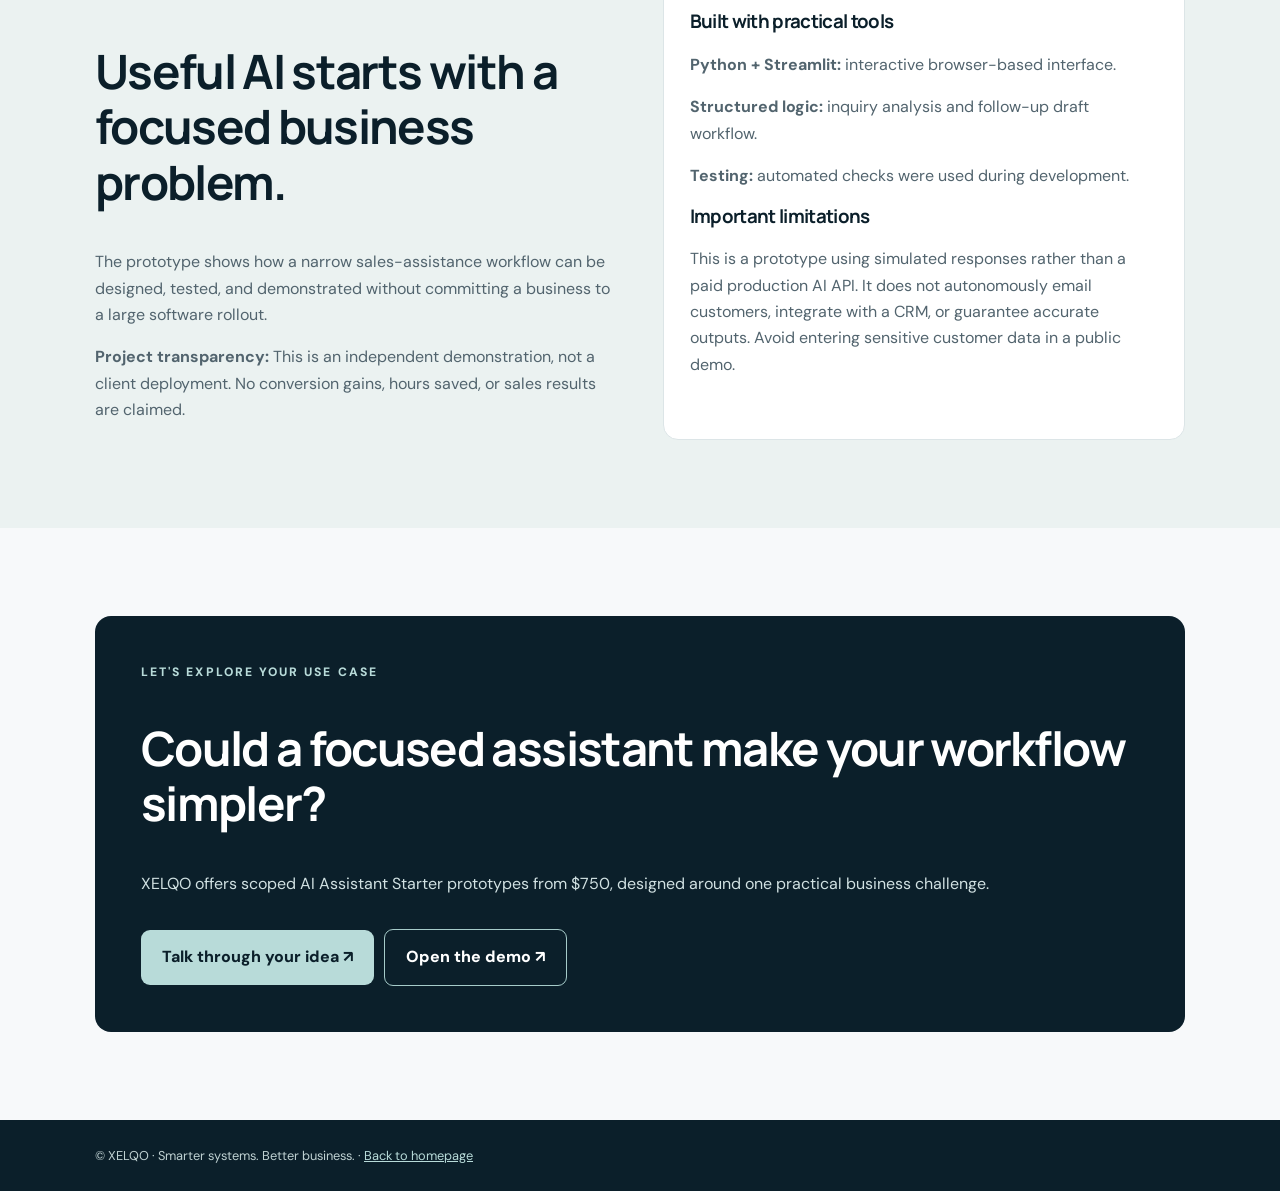
<file: case-study-ai-sales-assistant.html>
<!doctype html><html lang="en"><head><meta charset="utf-8"><meta name="viewport" content="width=device-width,initial-scale=1"><meta name="theme-color" content="#0B1F2A"><meta name="description" content="Explore XELQO's AI Sales Assistant prototype for organizing inquiries and preparing customer follow-ups."><title>AI Sales Assistant Case Study | XELQO</title><link rel="preconnect" href="https://fonts.googleapis.com"><link rel="preconnect" href="https://fonts.gstatic.com" crossorigin><link href="https://fonts.googleapis.com/css2?family=DM+Sans:wght@400;500;600;700&family=Manrope:wght@400;500;600;700;800&display=swap" rel="stylesheet"><link rel="icon" href="favicon.svg" type="image/svg+xml"><style>
:root{--navy:#0B1F2A;--sea:#B8DBD9;--ivory:#F7F9FA;--slate:#6B7C85}*{box-sizing:border-box}body{margin:0;background:var(--ivory);font-family:"DM Sans",sans-serif;color:var(--navy);line-height:1.65}h1,h2,h3{font-family:Manrope,sans-serif;letter-spacing:-.035em;line-height:1.17}h1{font-size:clamp(2.6rem,6vw,5rem);max-width:950px}h2{font-size:clamp(1.9rem,3.7vw,3rem)}p{color:#52646E}.container{max-width:1140px;margin:auto;padding:0 25px}.nav{background:var(--navy);border-bottom:1px solid #34505A}.nav .container{display:flex;align-items:center;justify-content:space-between;min-height:76px}.logo{font:800 1.55rem Manrope,sans-serif;letter-spacing:.08em;color:white;text-decoration:none}.back{color:var(--sea);text-decoration:none;font-weight:700;font-size:.88rem}.hero{background:var(--navy);padding:82px 0 122px}.hero h1{color:white;margin:14px 0 22px}.hero p{color:#D4E5E5;max-width:730px;font-size:1.1rem}.kicker{font-size:.76rem;letter-spacing:.17em;text-transform:uppercase;font-weight:800;color:#46847E}.hero .kicker{color:var(--sea)}.btn{display:inline-block;background:var(--sea);color:var(--navy);text-decoration:none;font-weight:800;border-radius:9px;padding:14px 21px;margin:16px 10px 0 0}.btn-outline{background:transparent;border:1px solid #A6CBC9;color:white}.disclosure{font-size:.82rem!important;color:#B6CECF!important}.overlap{margin-top:-64px;position:relative}.demo{background:white;border-radius:16px;border:1px solid #DCE5E7;overflow:hidden;box-shadow:0 22px 50px #0B1F2A17}.demo-head{background:#EFF6F5;padding:19px 24px;font-weight:800;display:flex;justify-content:space-between;gap:10px;flex-wrap:wrap}.sample{font-size:.73rem;color:#477E79;background:#DCEFEB;padding:4px 10px;border-radius:50px}.demo-body{display:grid;grid-template-columns:1fr 1fr;gap:20px;padding:24px}.panel{background:white;border:1px solid #DCE5E7;border-radius:15px;padding:26px}.panel h3{margin-top:0}.fake-field{background:#F4F8F8;border:1px solid #E0E9EA;border-radius:8px;padding:14px;color:#52646E;font-size:.94rem}.fake-label{font-size:.75rem;font-weight:800;color:#4C7975;text-transform:uppercase;letter-spacing:.07em}.fake-output{border-left:3px solid #6DAAA4;padding:8px 14px;background:#F5F9F8}.fine{font-size:.76rem;color:#72838A;margin:0 24px 22px}.section{padding:88px 0}.light{background:#EBF2F1}.split{display:grid;grid-template-columns:1fr 1fr;gap:45px}.cards{display:grid;grid-template-columns:repeat(3,1fr);gap:16px;margin-top:30px}.card{background:white;border:1px solid #DCE5E7;border-radius:13px;padding:25px}.card span{color:#45827D;font-size:.78rem;font-weight:800}.card h3{font-size:1.15rem}.card p{font-size:.93rem}.steps{display:grid;grid-template-columns:repeat(4,1fr);gap:15px;margin-top:30px}.step{border-left:3px solid #7BB8B3;padding:10px 16px;background:#F1F6F5}.step b{font-size:.76rem;color:#477E79}.step p{font-size:.9rem}.cta{background:var(--navy);border-radius:16px;padding:46px}.cta h2{color:white}.cta p{color:#D1E1E2}.footer{background:var(--navy);color:#BFD1D2;padding:25px 0;font-size:.8rem}.footer a{color:var(--sea)}a:focus-visible{outline:3px solid #69A8A4;outline-offset:4px}@media(max-width:780px){.split,.demo-body{grid-template-columns:1fr}.cards{grid-template-columns:repeat(2,1fr)}.steps{grid-template-columns:repeat(2,1fr)}.hero{padding:60px 0 105px}}@media(max-width:500px){.cards,.steps{grid-template-columns:1fr}.section{padding:62px 0}.demo-body{padding:13px}.cta{padding:28px}.nav .container{gap:10px}}
</style></head><body><header class="nav"><div class="container"><a class="logo" href="./">XELQO</a><a class="back" href="./#work">← Back to selected work</a></div></header><main>
<section class="hero"><div class="container"><div class="kicker">Selected Work / 02 · AI Assistant Prototype</div><h1>Better sales follow-ups start with clearer conversations.</h1><p>An interactive prototype exploring how small businesses can analyze incoming inquiries, identify key topics, and prepare thoughtful customer follow-up messages.</p><a class="btn" href="https://ai-sales-assistant-crfcsjeaxagpf4dkj6pqkv.streamlit.app/" target="_blank" rel="noopener noreferrer">Try the live demo ↗</a><a class="btn btn-outline" href="./#contact">Discuss your project ↗</a><p class="disclosure">Independent portfolio demonstration · Streamlit · Prototype, not a production AI deployment</p></div></section>
<div class="container overlap"><div class="demo"><div class="demo-head"><span>AI Sales Assistant / Example Workflow</span><span class="sample">Illustrative sample content</span></div><div class="demo-body"><div class="panel"><div class="fake-label">Incoming inquiry</div><h3>A customer is interested, but has questions.</h3><div class="fake-field">“Hi, I'm looking for help setting up a website for my fitness studio. I'd love to know what the process looks like, what information you need, and when we could get started.”</div><p class="fine" style="margin:15px 0 0">Fictional example written for this case study.</p></div><div class="panel"><div class="fake-label">Example structured response</div><h3>Turn a message into a useful next step.</h3><div class="fake-output"><strong>Topics identified</strong><p>Website setup · Project process · Timeline</p><strong>Suggested follow-up direction</strong><p>Thank the customer, clarify the desired pages and launch timeframe, and offer a short discovery call.</p></div><p class="fine" style="margin:15px 0 0">Illustrative output, not a captured or guaranteed app response.</p></div></div></div></div>
<section class="section"><div class="container split"><div><div class="kicker">The challenge</div><h2>Every inquiry deserves a thoughtful response.</h2><p>Small-business owners often handle sales conversations while managing day-to-day operations. Each new message can involve different needs, questions, and next steps. Preparing clear replies consistently takes attention and time.</p></div><div class="panel"><h3>The project goal</h3><p>Explore a lightweight assistant that turns an incoming inquiry into organized talking points and a useful follow-up draft, while keeping the business owner in control of the final message.</p></div></div></section>
<section class="section light"><div class="container"><div class="kicker">The prototype</div><h2>From customer message to actionable draft.</h2><p>The working Streamlit project demonstrates a guided sales communication workflow.</p><div class="cards"><div class="card"><span>01 / UNDERSTAND</span><h3>Inquiry analysis</h3><p>Review a customer's message and present a structured analysis for follow-up.</p></div><div class="card"><span>02 / ORGANIZE</span><h3>Key topics</h3><p>Surface the subjects that matter so a response can address the customer's questions.</p></div><div class="card"><span>03 / DRAFT</span><h3>Follow-up writing</h3><p>Prepare an editable response draft rather than starting from a blank page.</p></div><div class="card"><span>04 / REFINE</span><h3>Human review</h3><p>Let the user adjust wording and details before using the suggested message.</p></div><div class="card"><span>05 / PRESERVE</span><h3>Edited draft state</h3><p>Keep edits visible during the app workflow so changes aren't unexpectedly lost on rerun.</p></div><div class="card"><span>06 / DEMONSTRATE</span><h3>Accessible prototype</h3><p>Explore the experience through a browser-based Streamlit interface.</p></div></div></div></section>
<section class="section"><div class="container"><div class="kicker">How it works</div><h2>A practical, human-in-the-loop workflow.</h2><div class="steps"><div class="step"><b>STEP 01</b><h3>Enter inquiry</h3><p>Paste a sample customer message into the interface.</p></div><div class="step"><b>STEP 02</b><h3>Review analysis</h3><p>See the structured takeaways and key topics.</p></div><div class="step"><b>STEP 03</b><h3>Edit follow-up</h3><p>Refine the suggested reply to match the business and customer.</p></div><div class="step"><b>STEP 04</b><h3>Use thoughtfully</h3><p>Check all claims and details before sending through the normal communication channel.</p></div></div></div></section>
<section class="section light"><div class="container split"><div><div class="kicker">What this demonstrates</div><h2>Useful AI starts with a focused business problem.</h2><p>The prototype shows how a narrow sales-assistance workflow can be designed, tested, and demonstrated without committing a business to a large software rollout.</p><p><strong>Project transparency:</strong> This is an independent demonstration, not a client deployment. No conversion gains, hours saved, or sales results are claimed.</p></div><div class="panel"><h3>Built with practical tools</h3><p><strong>Python + Streamlit:</strong> interactive browser-based interface.</p><p><strong>Structured logic:</strong> inquiry analysis and follow-up draft workflow.</p><p><strong>Testing:</strong> automated checks were used during development.</p><h3>Important limitations</h3><p>This is a prototype using simulated responses rather than a paid production AI API. It does not autonomously email customers, integrate with a CRM, or guarantee accurate outputs. Avoid entering sensitive customer data in a public demo.</p></div></div></section>
<section class="section"><div class="container"><div class="cta"><div class="kicker" style="color:#B8DBD9">Let's explore your use case</div><h2>Could a focused assistant make your workflow simpler?</h2><p>XELQO offers scoped AI Assistant Starter prototypes from $750, designed around one practical business challenge.</p><a class="btn" href="./#contact">Talk through your idea ↗</a><a class="btn btn-outline" href="https://ai-sales-assistant-crfcsjeaxagpf4dkj6pqkv.streamlit.app/" target="_blank" rel="noopener noreferrer">Open the demo ↗</a></div></div></section></main><footer class="footer"><div class="container">© XELQO · Smarter systems. Better business. · <a href="./">Back to homepage</a></div></footer></body></html>
</file>
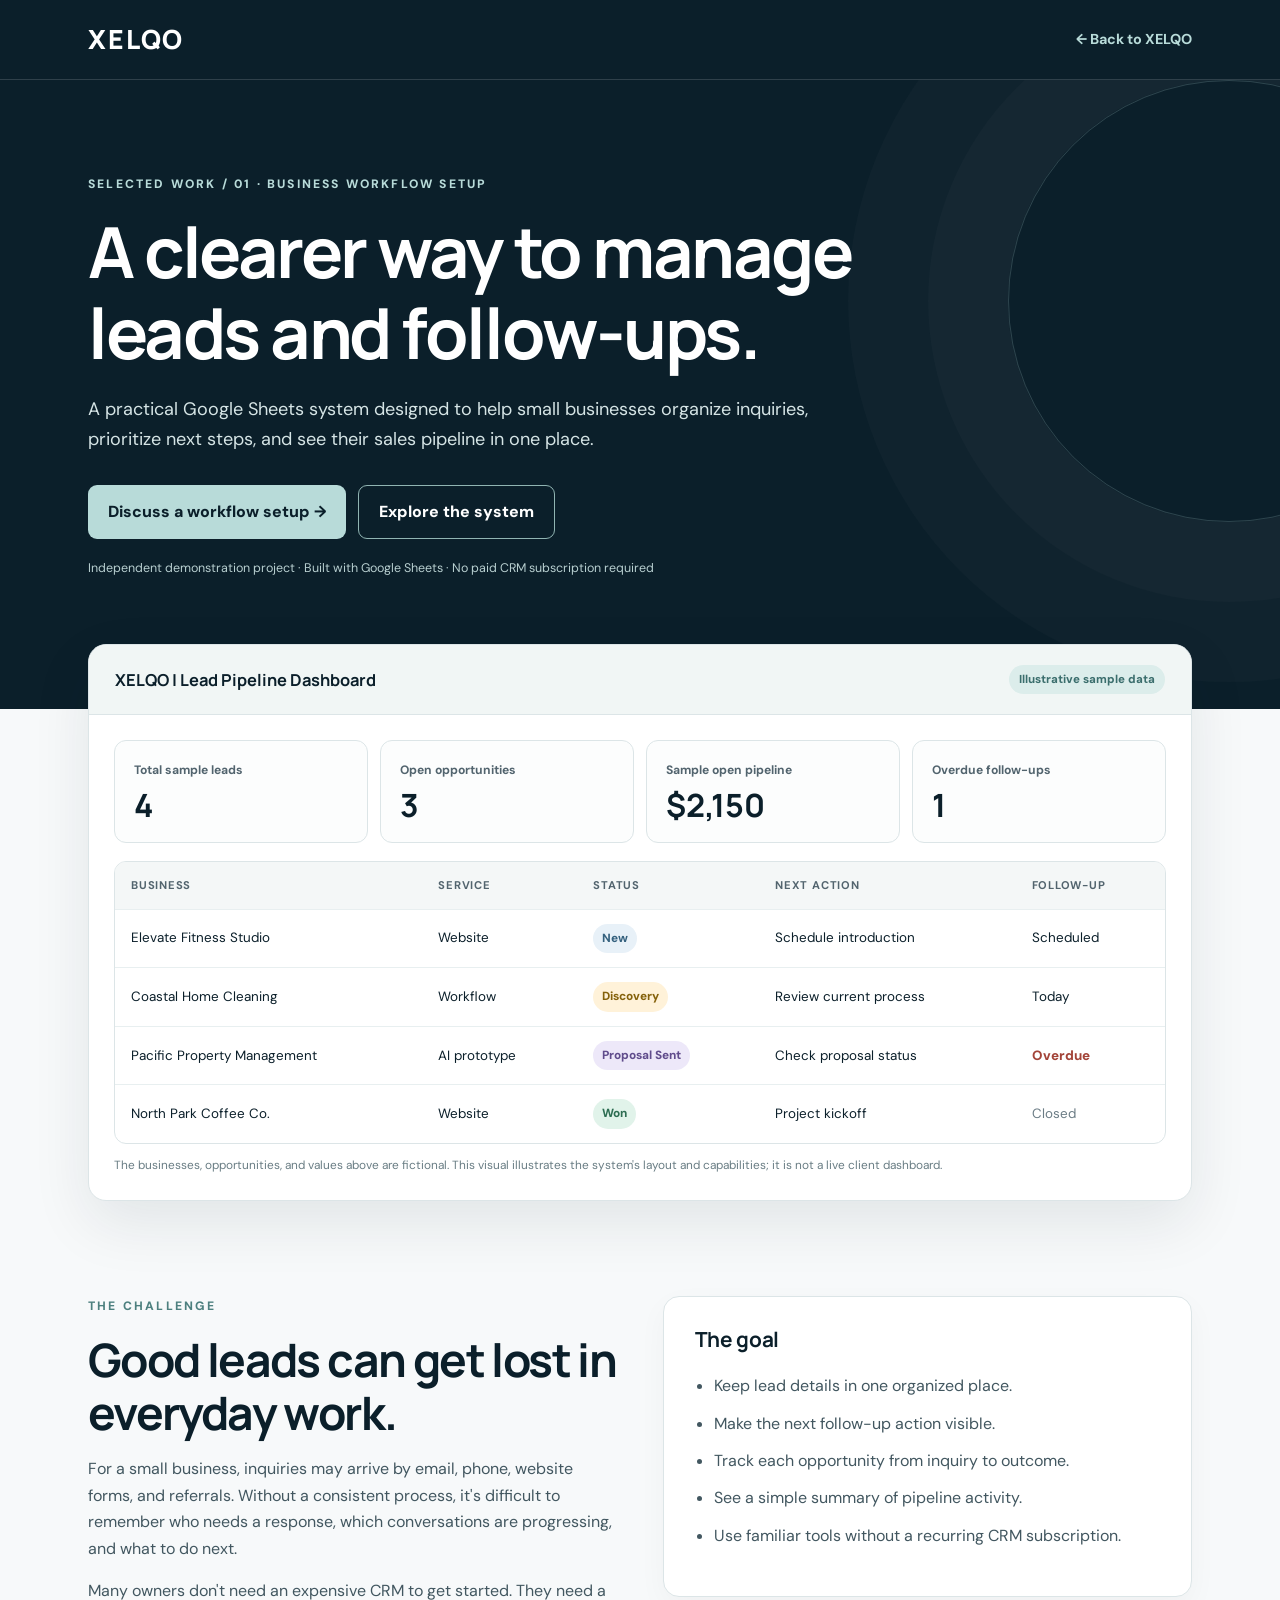
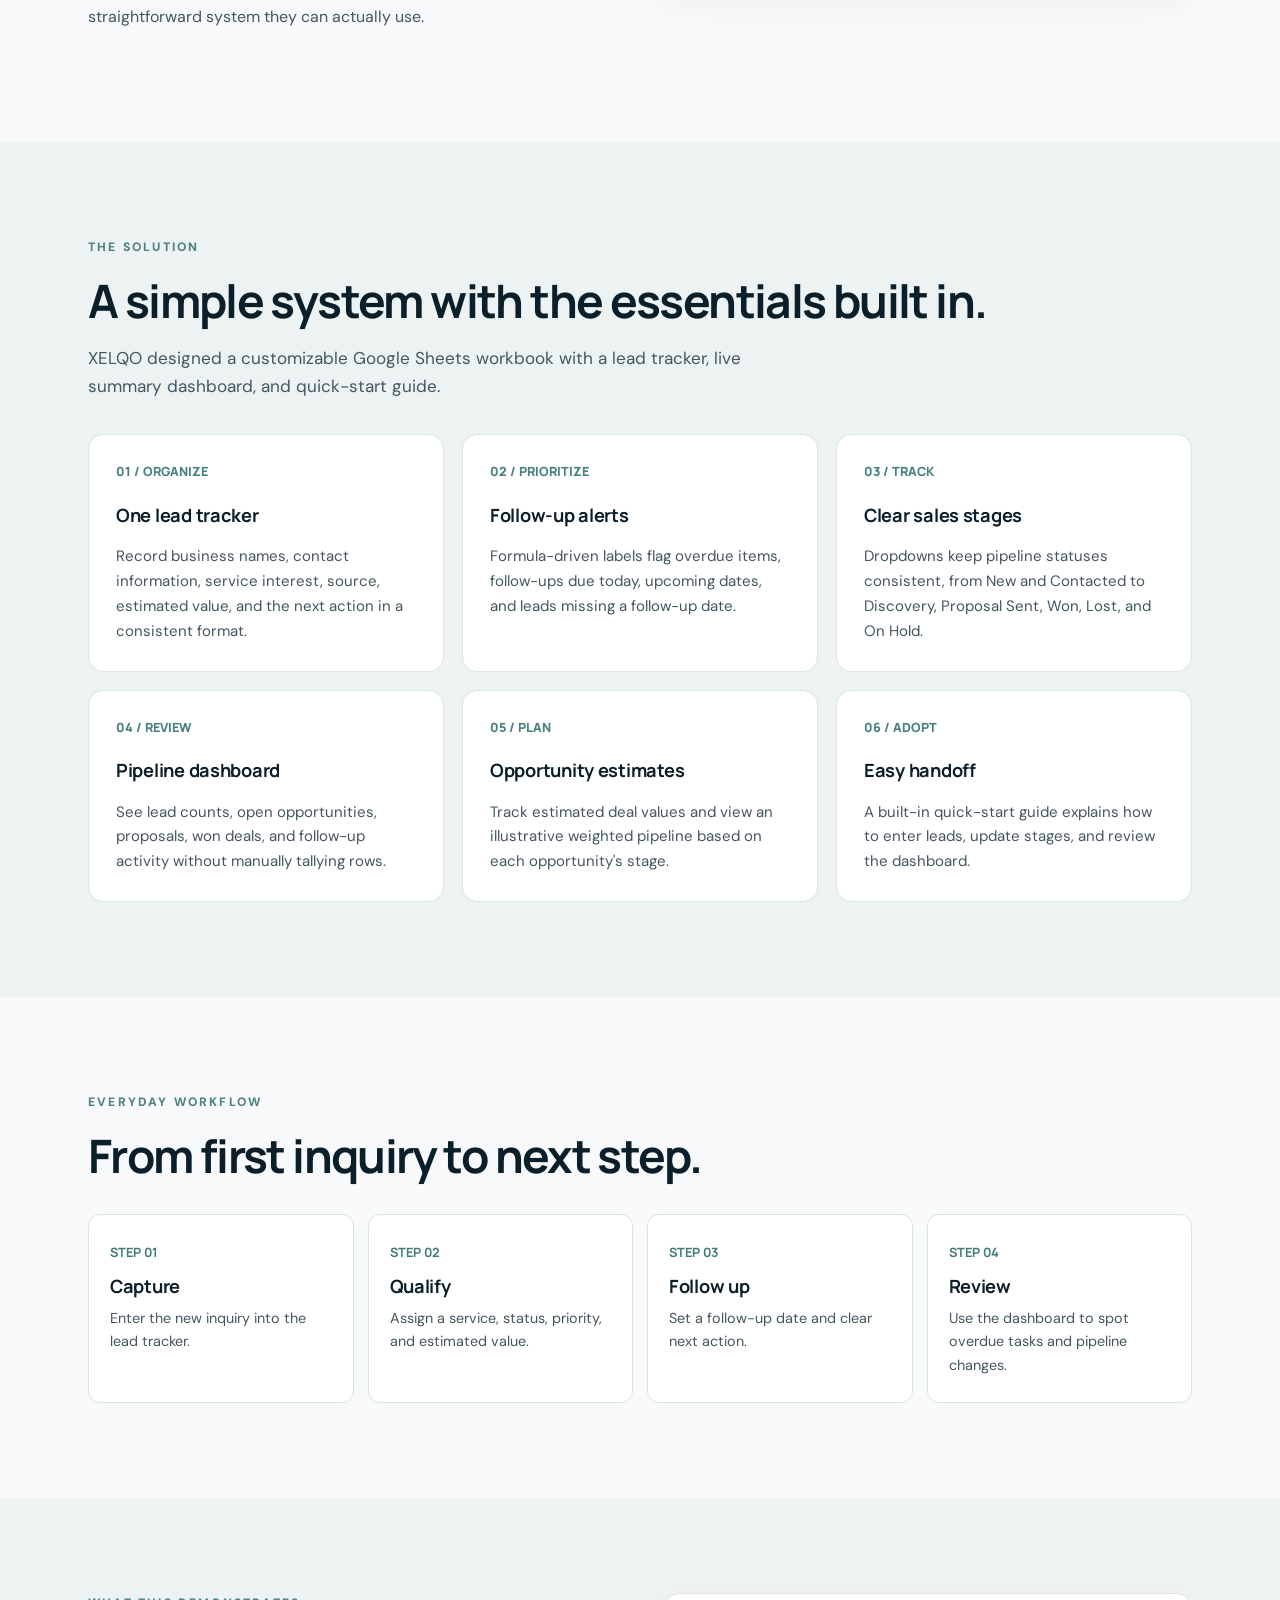
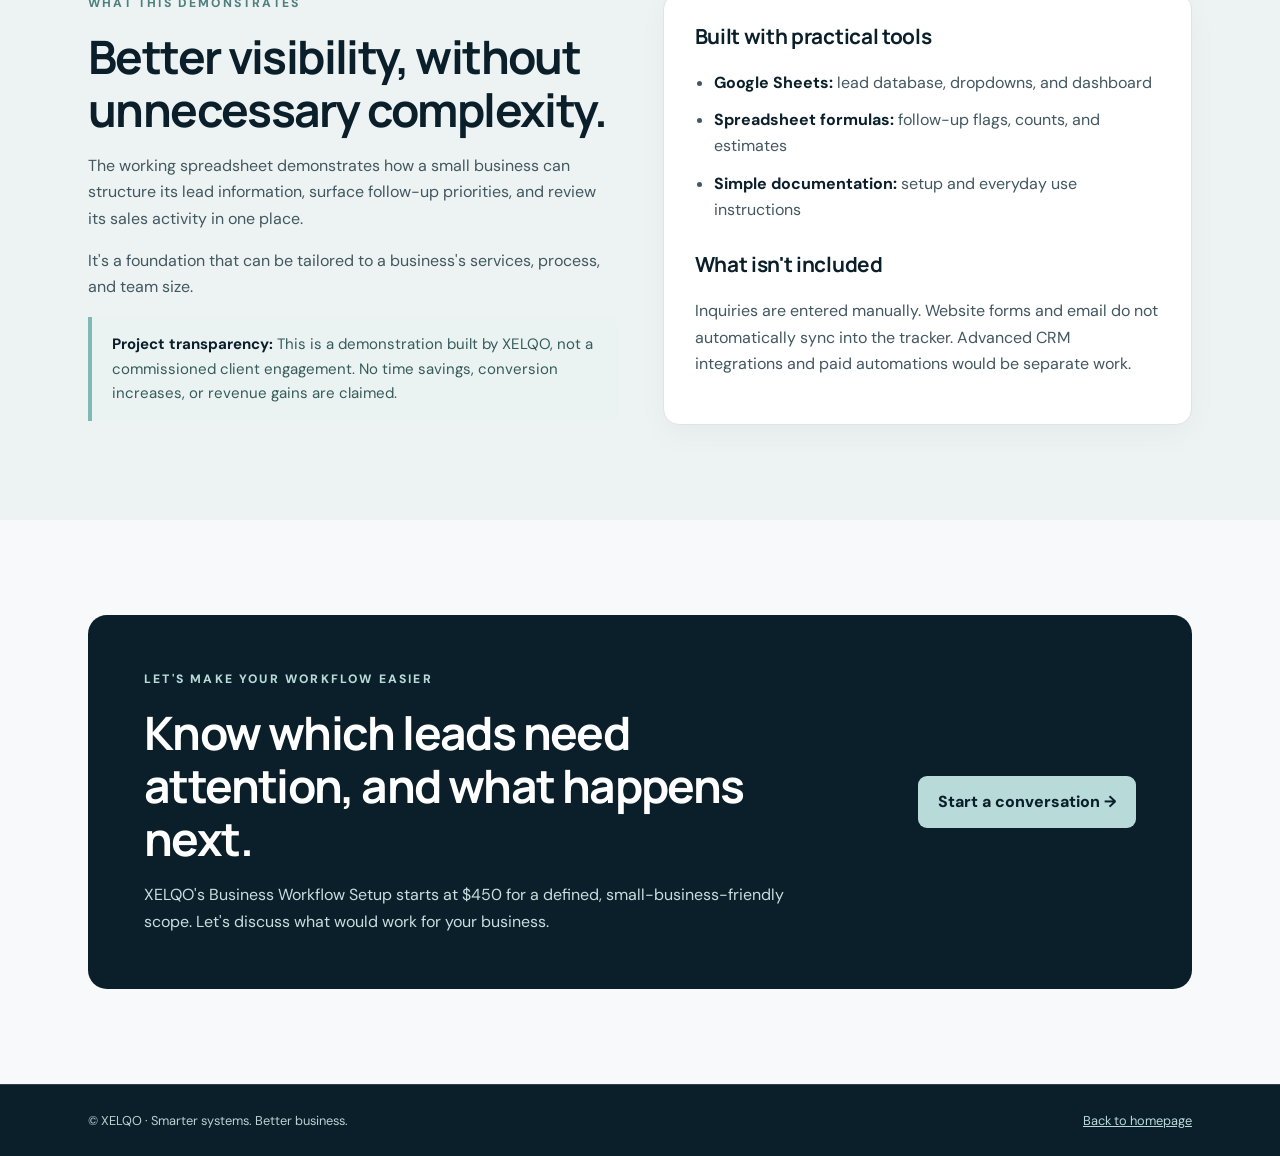
<file: case-study-lead-management.html>
<!doctype html>
<html lang="en">
<head>
  <meta charset="utf-8">
  <meta name="viewport" content="width=device-width, initial-scale=1">
  <meta name="theme-color" content="#0B1F2A">
  <meta name="description" content="See how XELQO built a practical Google Sheets lead management system to organize small-business inquiries, track follow-ups, and view pipeline activity.">
  <title>Business Lead Management System | XELQO Case Study</title>
  <link rel="preconnect" href="https://fonts.googleapis.com">
  <link rel="preconnect" href="https://fonts.gstatic.com" crossorigin>
  <link href="https://fonts.googleapis.com/css2?family=DM+Sans:wght@400;500;600;700&family=Manrope:wght@400;500;600;700;800&display=swap" rel="stylesheet">
  <style>
    :root{--navy:#0B1F2A;--seafoam:#B8DBD9;--slate:#6B7C85;--ivory:#F7F9FA;--white:#fff;--line:#DCE5E7;--muted:#52646E;--shadow:0 22px 60px rgba(11,31,42,.09)}
    *{box-sizing:border-box}html{scroll-behavior:smooth}body{margin:0;background:var(--ivory);color:var(--navy);font-family:'DM Sans',system-ui,sans-serif;line-height:1.65}a{color:inherit}a:focus-visible{outline:3px solid #448d8a;outline-offset:4px}h1,h2,h3,p{margin-top:0}h1,h2,h3{font-family:Manrope,system-ui,sans-serif;line-height:1.15;letter-spacing:-.035em}h1{font-size:clamp(2.55rem,5.5vw,4.9rem);max-width:880px;margin-bottom:22px}h2{font-size:clamp(1.85rem,3.6vw,3rem);margin-bottom:17px}h3{font-size:1.14rem;letter-spacing:-.015em}p{color:#425760}strong{color:var(--navy)}.wrap{max-width:1160px;padding:0 28px;margin:auto}.topbar{background:var(--navy);color:white;border-bottom:1px solid rgba(255,255,255,.15)}.nav{min-height:79px;display:flex;align-items:center;justify-content:space-between;gap:20px}.brand{text-decoration:none;color:white;font-family:Manrope,sans-serif;font-size:1.65rem;font-weight:800;letter-spacing:.07em}.navlink{font-weight:700;text-decoration:none;font-size:.9rem;color:var(--seafoam)}.hero{background:var(--navy);color:white;padding:94px 0 118px;position:relative;overflow:hidden}.hero:after{content:'';position:absolute;width:440px;height:440px;right:-170px;top:0;border:1px solid rgba(184,219,217,.2);border-radius:50%;box-shadow:0 0 0 80px rgba(184,219,217,.025),0 0 0 160px rgba(184,219,217,.025);pointer-events:none}.hero p{color:#D5E4E5;max-width:740px;font-size:1.13rem}.eyebrow{text-transform:uppercase;font-size:.76rem;font-weight:800;letter-spacing:.18em;color:#4D807F;margin-bottom:17px}.hero .eyebrow{color:var(--seafoam)}.hero h1{color:white}.hero .lead{margin-bottom:30px}.pill{display:inline-flex;align-items:center;border:1px solid rgba(184,219,217,.35);border-radius:999px;padding:7px 14px;color:#DBEBE9;font-size:.8rem;font-weight:600}.button{display:inline-flex;align-items:center;justify-content:center;padding:13px 20px;border-radius:9px;background:var(--seafoam);color:var(--navy);font-weight:800;text-decoration:none;transition:transform .2s}.button:hover{transform:translateY(-2px)}.button.secondary{background:transparent;border:1px solid #90B4B2;color:white}.actions{display:flex;gap:12px;flex-wrap:wrap}.hero .note{font-size:.78rem;margin-top:19px;color:#B8CFD0}.overlap{margin-top:-65px;position:relative;z-index:2}.demo{background:#fff;border:1px solid var(--line);border-radius:18px;box-shadow:var(--shadow);overflow:hidden}.demo-head{background:#F1F6F5;padding:20px 26px;display:flex;align-items:center;justify-content:space-between;gap:12px;border-bottom:1px solid var(--line)}.demo-head strong{font-family:Manrope,sans-serif;font-size:1.03rem}.demo-tag{font-size:.72rem;color:#3B6E6D;background:#DCEDEB;border-radius:999px;padding:5px 10px;font-weight:800;white-space:nowrap}.demo-content{padding:25px}.stats{display:grid;grid-template-columns:repeat(4,1fr);gap:12px}.stat{border:1px solid var(--line);padding:19px;border-radius:12px;background:#FCFDFD}.stat span{display:block;color:var(--muted);font-size:.76rem;font-weight:700;margin-bottom:8px}.stat strong{display:block;font-family:Manrope,sans-serif;font-size:2rem;line-height:1.1}.table-scroll{overflow-x:auto;margin-top:18px;border:1px solid var(--line);border-radius:12px}table{border-collapse:collapse;width:100%;min-width:720px;font-size:.84rem}th{text-align:left;background:#F4F7F7;color:#52646E;text-transform:uppercase;font-size:.7rem;letter-spacing:.07em}th,td{padding:14px 16px;border-bottom:1px solid #E8EFF0}tbody tr:last-child td{border-bottom:0}.status{font-size:.74rem;font-weight:800;padding:5px 9px;border-radius:99px;display:inline-block}.new{background:#E8F1F8;color:#35617E}.discovery{background:#FFF2D9;color:#85620C}.proposal{background:#EDE8F9;color:#604C8C}.won{background:#E1F3EA;color:#2D6D52}.overdue{color:#A34439;font-weight:800}.muted{color:#6B7C85}.demo-foot{margin:12px 0 0;color:#697D84;font-size:.74rem}.section{padding:95px 0}.section.alt{background:#EDF3F3}.section .intro{max-width:680px;font-size:1.07rem}.two-col{display:grid;grid-template-columns:1fr 1fr;gap:45px;align-items:start}.panel{background:white;border:1px solid var(--line);border-radius:16px;padding:31px;box-shadow:0 10px 30px rgba(11,31,42,.035)}.panel h3{font-size:1.3rem}.feature-grid{display:grid;grid-template-columns:repeat(3,1fr);gap:18px;margin-top:34px}.feature{background:white;border:1px solid var(--line);border-radius:15px;padding:27px}.feature .number{font-family:Manrope,sans-serif;font-size:.79rem;font-weight:800;color:#46817F;margin-bottom:22px}.feature p{font-size:.94rem;margin-bottom:0}.steps{display:grid;grid-template-columns:repeat(4,1fr);gap:14px;margin-top:32px}.step{padding:24px 21px;border-radius:12px;border:1px solid #D7E4E4;background:white}.step b{font-family:Manrope,sans-serif;font-size:.8rem;color:#407B78}.step h3{margin:10px 0}.step p{font-size:.9rem;margin:0}.list{padding-left:19px;color:#425760}.list li{margin-bottom:11px}.quote{border-left:4px solid #7FB9B5;padding:15px 20px;background:#EAF3F2;border-radius:0 10px 10px 0;font-size:.94rem;color:#365B5A}.cta{background:var(--navy);color:white;border-radius:19px;padding:54px 56px;display:flex;align-items:center;justify-content:space-between;gap:25px}.cta h2{color:white;max-width:650px}.cta p{color:#C8DDDE;max-width:650px;margin:0}.footer{background:var(--navy);color:#BBD0D1;border-top:1px solid rgba(255,255,255,.15);padding:25px 0;font-size:.8rem}.footer .wrap{display:flex;justify-content:space-between;gap:18px;flex-wrap:wrap}.footer a{color:var(--seafoam)}
    @media(max-width:800px){.stats{grid-template-columns:repeat(2,1fr)}.feature-grid{grid-template-columns:repeat(2,1fr)}.steps{grid-template-columns:repeat(2,1fr)}.two-col{grid-template-columns:1fr;gap:18px}.cta{padding:35px;display:block}.cta .button{margin-top:24px}.hero{padding:70px 0 110px}}
    @media(max-width:520px){.wrap{padding:0 19px}.hero{padding:64px 0 105px}.section{padding:68px 0}.feature-grid,.steps{grid-template-columns:1fr}.stats{gap:8px}.stat{padding:14px}.stat strong{font-size:1.6rem}.demo-head,.demo-content{padding:15px}.demo-head strong{font-size:.88rem}.demo-tag{font-size:.65rem}.nav{min-height:66px}.brand{font-size:1.35rem}.navlink{font-size:.78rem}}
  </style>
</head>
<body>
<header class="topbar"><nav class="wrap nav" aria-label="Main navigation"><a class="brand" href="./" aria-label="XELQO homepage">XELQO</a><a class="navlink" href="./">← Back to XELQO</a></nav></header>
<main>
  <section class="hero"><div class="wrap"><div class="eyebrow">Selected work / 01 · Business Workflow Setup</div><h1>A clearer way to manage leads and follow-ups.</h1><p class="lead">A practical Google Sheets system designed to help small businesses organize inquiries, prioritize next steps, and see their sales pipeline in one place.</p><div class="actions"><a class="button" href="mailto:xelqo.business@gmail.com?subject=XELQO%20Business%20Workflow%20Setup">Discuss a workflow setup →</a><a class="button secondary" href="#how-it-works">Explore the system</a></div><p class="note">Independent demonstration project · Built with Google Sheets · No paid CRM subscription required</p></div></section>
  <div class="wrap overlap"><div class="demo" role="group" aria-label="Illustrative dashboard showing sample leads, statuses, and follow-up activity"><div class="demo-head"><strong>XELQO | Lead Pipeline Dashboard</strong><span class="demo-tag">Illustrative sample data</span></div><div class="demo-content"><div class="stats"><div class="stat"><span>Total sample leads</span><strong>4</strong></div><div class="stat"><span>Open opportunities</span><strong>3</strong></div><div class="stat"><span>Sample open pipeline</span><strong>$2,150</strong></div><div class="stat"><span>Overdue follow-ups</span><strong>1</strong></div></div><div class="table-scroll"><table><thead><tr><th>Business</th><th>Service</th><th>Status</th><th>Next action</th><th>Follow-up</th></tr></thead><tbody><tr><td>Elevate Fitness Studio</td><td>Website</td><td><span class="status new">New</span></td><td>Schedule introduction</td><td>Scheduled</td></tr><tr><td>Coastal Home Cleaning</td><td>Workflow</td><td><span class="status discovery">Discovery</span></td><td>Review current process</td><td>Today</td></tr><tr><td>Pacific Property Management</td><td>AI prototype</td><td><span class="status proposal">Proposal Sent</span></td><td>Check proposal status</td><td class="overdue">Overdue</td></tr><tr><td>North Park Coffee Co.</td><td>Website</td><td><span class="status won">Won</span></td><td>Project kickoff</td><td class="muted">Closed</td></tr></tbody></table></div><p class="demo-foot">The businesses, opportunities, and values above are fictional. This visual illustrates the system's layout and capabilities; it is not a live client dashboard.</p></div></div></div>
  <section class="section"><div class="wrap two-col"><div><div class="eyebrow">The challenge</div><h2>Good leads can get lost in everyday work.</h2><p>For a small business, inquiries may arrive by email, phone, website forms, and referrals. Without a consistent process, it's difficult to remember who needs a response, which conversations are progressing, and what to do next.</p><p>Many owners don't need an expensive CRM to get started. They need a straightforward system they can actually use.</p></div><div class="panel"><h3>The goal</h3><ul class="list"><li>Keep lead details in one organized place.</li><li>Make the next follow-up action visible.</li><li>Track each opportunity from inquiry to outcome.</li><li>See a simple summary of pipeline activity.</li><li>Use familiar tools without a recurring CRM subscription.</li></ul></div></div></section>
  <section class="section alt" id="how-it-works"><div class="wrap"><div class="eyebrow">The solution</div><h2>A simple system with the essentials built in.</h2><p class="intro">XELQO designed a customizable Google Sheets workbook with a lead tracker, live summary dashboard, and quick-start guide.</p><div class="feature-grid"><article class="feature"><div class="number">01 / ORGANIZE</div><h3>One lead tracker</h3><p>Record business names, contact information, service interest, source, estimated value, and the next action in a consistent format.</p></article><article class="feature"><div class="number">02 / PRIORITIZE</div><h3>Follow-up alerts</h3><p>Formula-driven labels flag overdue items, follow-ups due today, upcoming dates, and leads missing a follow-up date.</p></article><article class="feature"><div class="number">03 / TRACK</div><h3>Clear sales stages</h3><p>Dropdowns keep pipeline statuses consistent, from New and Contacted to Discovery, Proposal Sent, Won, Lost, and On Hold.</p></article><article class="feature"><div class="number">04 / REVIEW</div><h3>Pipeline dashboard</h3><p>See lead counts, open opportunities, proposals, won deals, and follow-up activity without manually tallying rows.</p></article><article class="feature"><div class="number">05 / PLAN</div><h3>Opportunity estimates</h3><p>Track estimated deal values and view an illustrative weighted pipeline based on each opportunity's stage.</p></article><article class="feature"><div class="number">06 / ADOPT</div><h3>Easy handoff</h3><p>A built-in quick-start guide explains how to enter leads, update stages, and review the dashboard.</p></article></div></div></section>
  <section class="section"><div class="wrap"><div class="eyebrow">Everyday workflow</div><h2>From first inquiry to next step.</h2><div class="steps"><div class="step"><b>STEP 01</b><h3>Capture</h3><p>Enter the new inquiry into the lead tracker.</p></div><div class="step"><b>STEP 02</b><h3>Qualify</h3><p>Assign a service, status, priority, and estimated value.</p></div><div class="step"><b>STEP 03</b><h3>Follow up</h3><p>Set a follow-up date and clear next action.</p></div><div class="step"><b>STEP 04</b><h3>Review</h3><p>Use the dashboard to spot overdue tasks and pipeline changes.</p></div></div></div></section>
  <section class="section alt"><div class="wrap two-col"><div><div class="eyebrow">What this demonstrates</div><h2>Better visibility, without unnecessary complexity.</h2><p>The working spreadsheet demonstrates how a small business can structure its lead information, surface follow-up priorities, and review its sales activity in one place.</p><p>It's a foundation that can be tailored to a business's services, process, and team size.</p><div class="quote"><strong>Project transparency:</strong> This is a demonstration built by XELQO, not a commissioned client engagement. No time savings, conversion increases, or revenue gains are claimed.</div></div><div class="panel"><h3>Built with practical tools</h3><ul class="list"><li><strong>Google Sheets:</strong> lead database, dropdowns, and dashboard</li><li><strong>Spreadsheet formulas:</strong> follow-up flags, counts, and estimates</li><li><strong>Simple documentation:</strong> setup and everyday use instructions</li></ul><h3 style="margin-top:30px">What isn't included</h3><p>Inquiries are entered manually. Website forms and email do not automatically sync into the tracker. Advanced CRM integrations and paid automations would be separate work.</p></div></div></section>
  <section class="section"><div class="wrap"><div class="cta"><div><div class="eyebrow" style="color:var(--seafoam)">Let's make your workflow easier</div><h2>Know which leads need attention, and what happens next.</h2><p>XELQO's Business Workflow Setup starts at $450 for a defined, small-business-friendly scope. Let's discuss what would work for your business.</p></div><a class="button" href="mailto:xelqo.business@gmail.com?subject=XELQO%20Business%20Workflow%20Setup">Start a conversation →</a></div></div></section>
</main>
<footer class="footer"><div class="wrap"><span>© XELQO · Smarter systems. Better business.</span><a href="./">Back to homepage</a></div></footer>
</body>
</html>
</file>
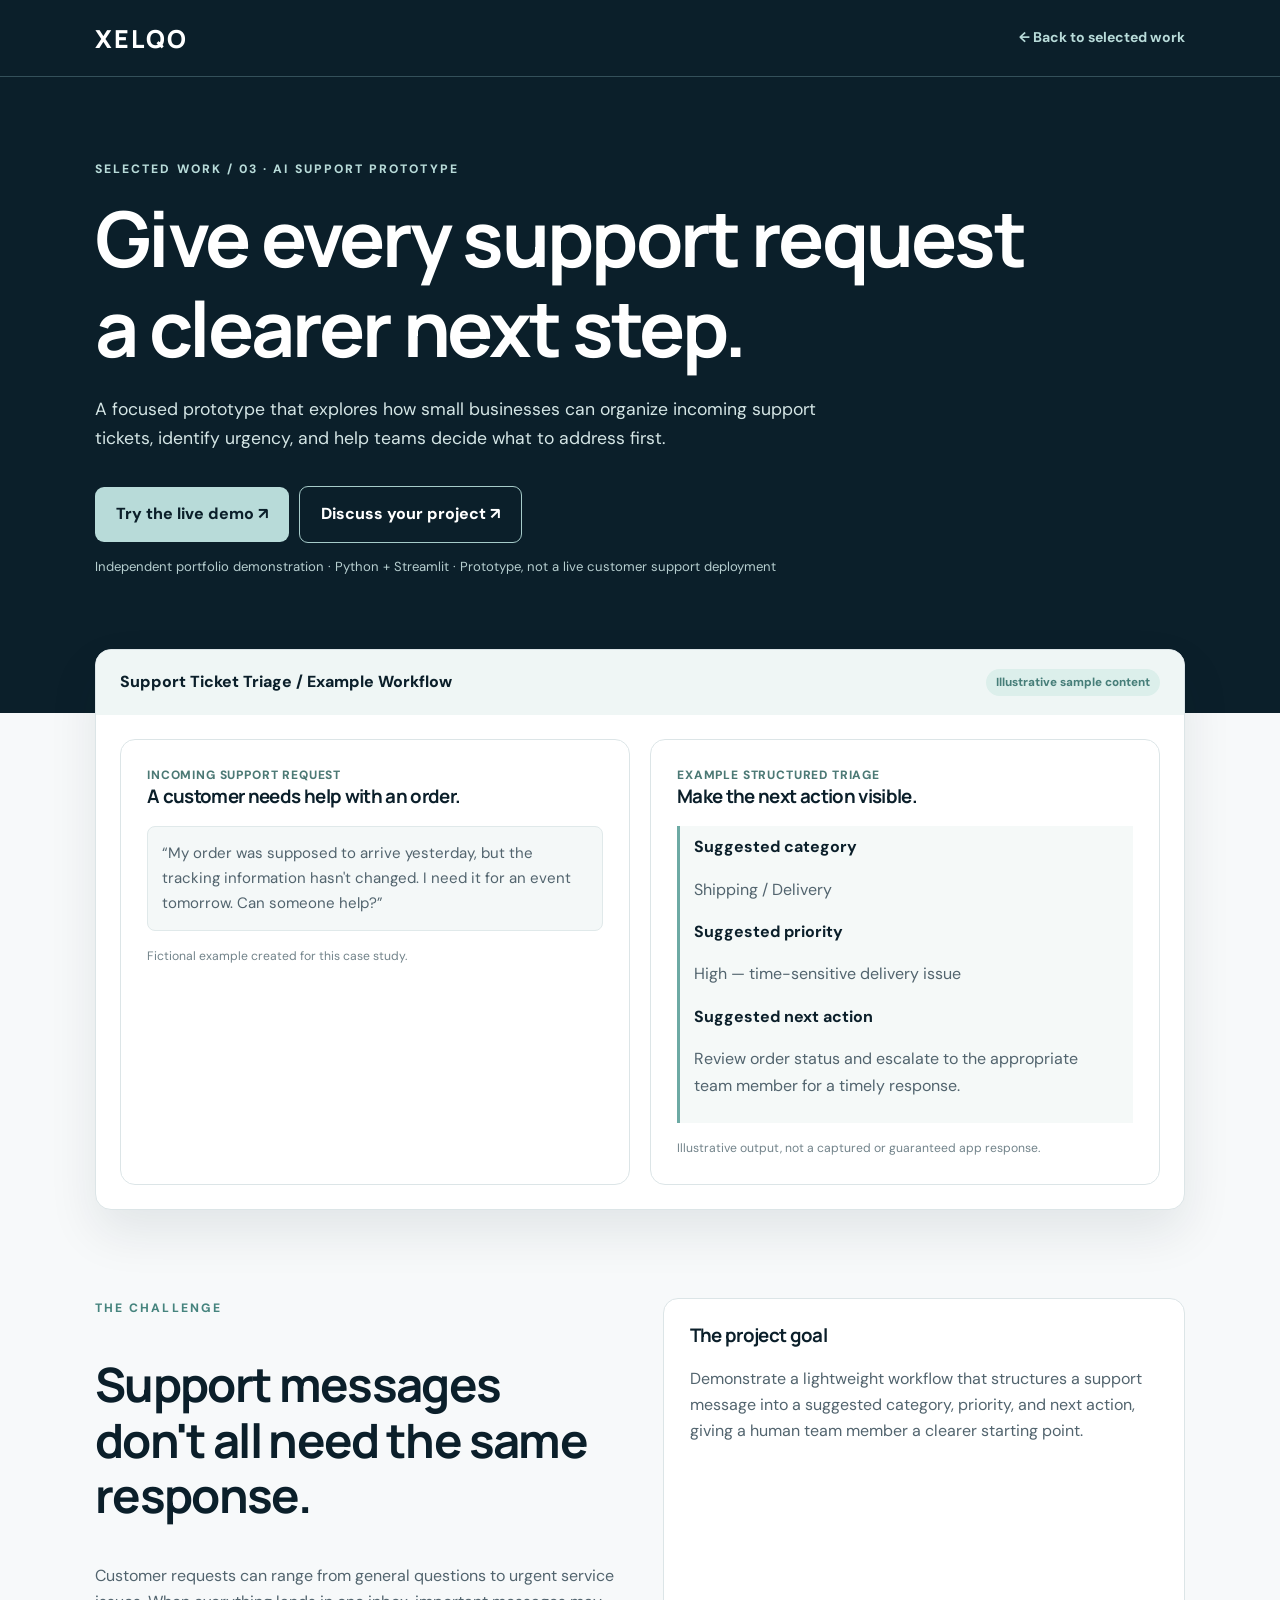
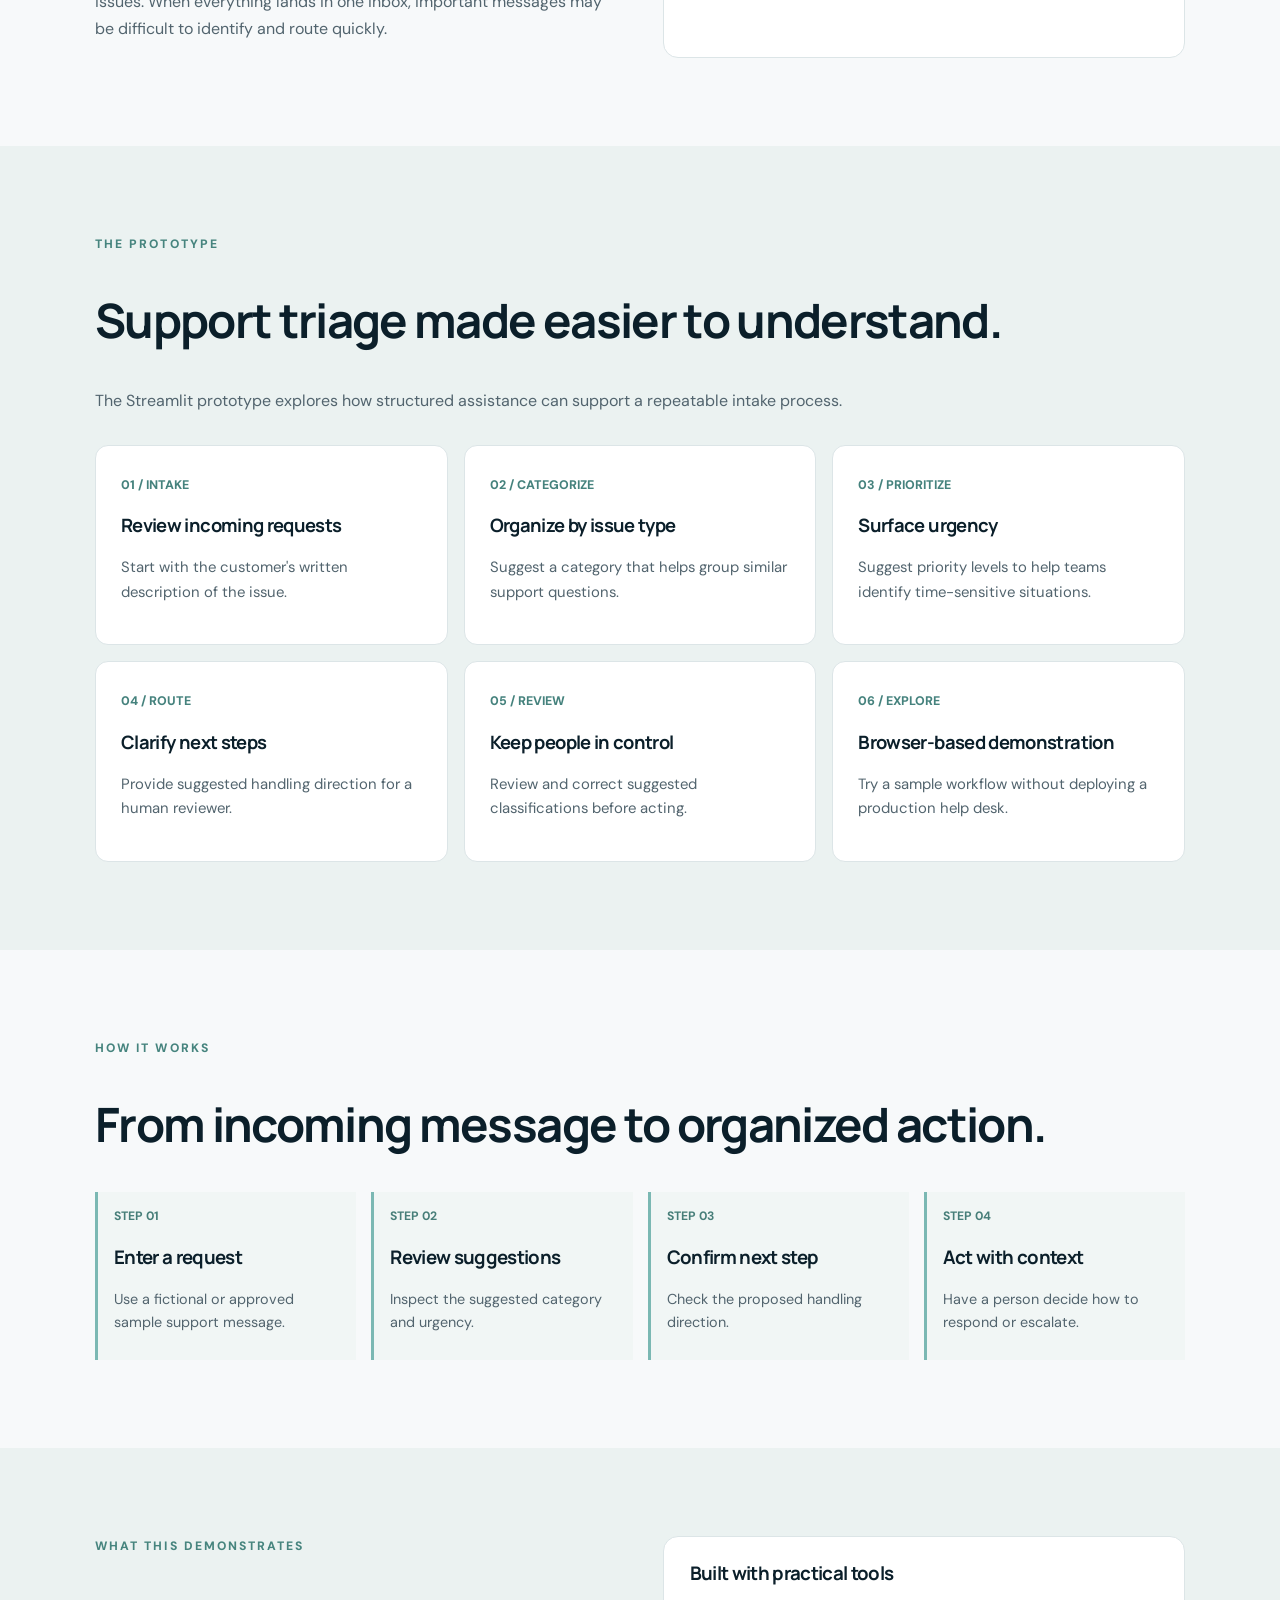
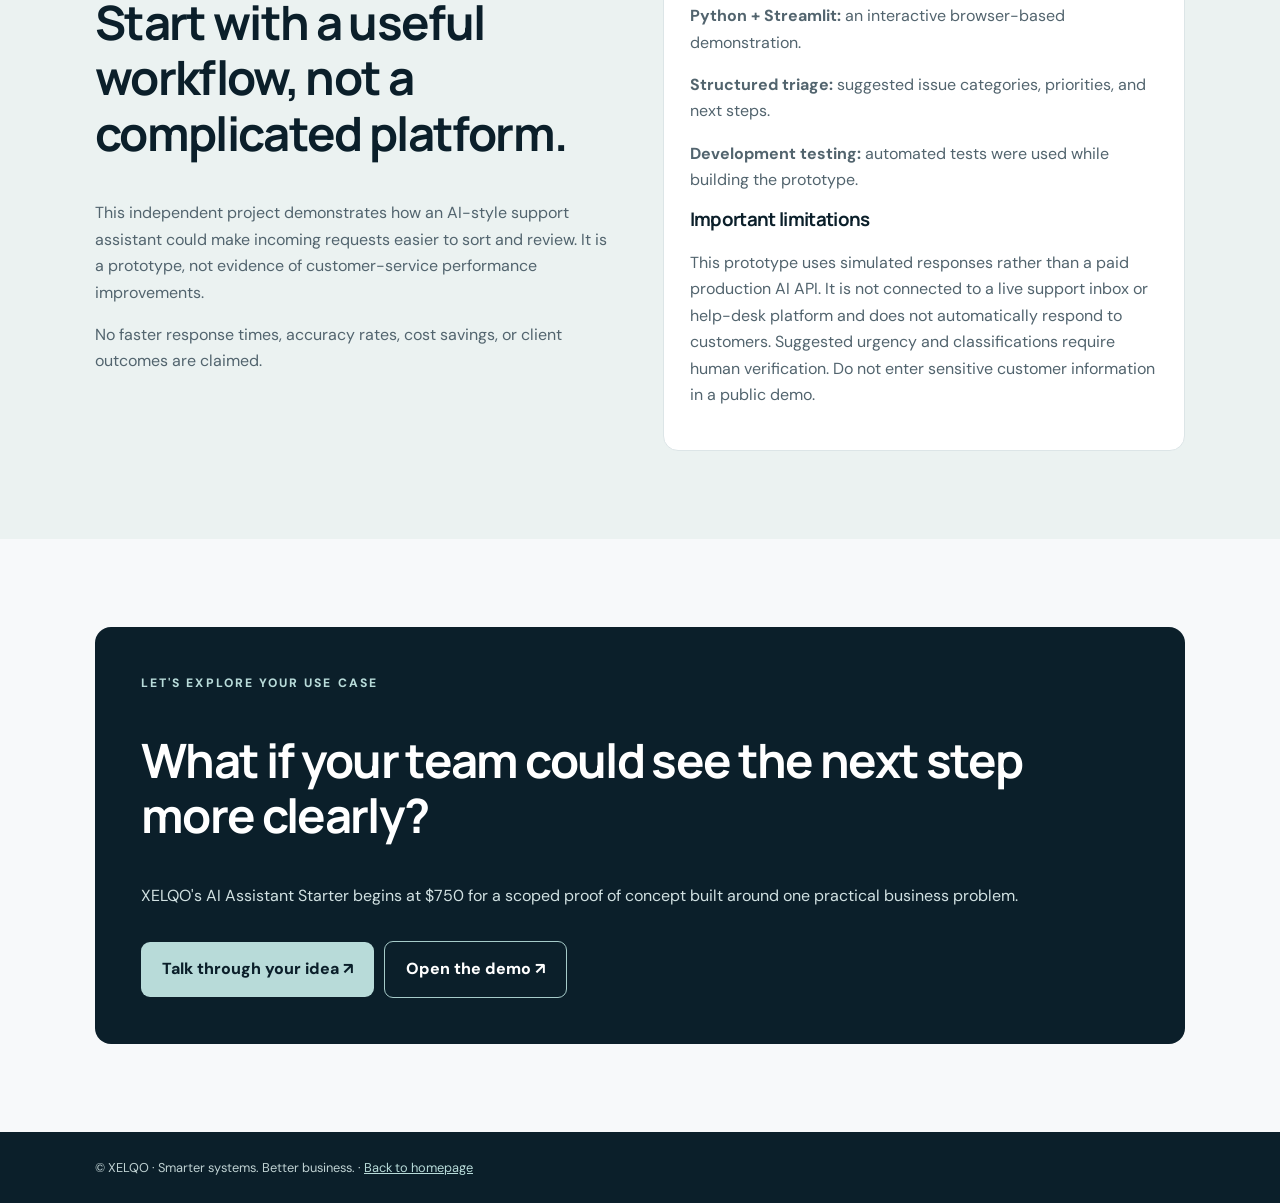
<file: case-study-support-ticket-triage.html>
<!doctype html><html lang="en"><head><meta charset="utf-8"><meta name="viewport" content="width=device-width,initial-scale=1"><meta name="theme-color" content="#0B1F2A"><meta name="description" content="XELQO Support Ticket Triage Assistant: a prototype for organizing customer support requests and suggesting priorities."><title>Support Ticket Triage Case Study | XELQO</title><link rel="preconnect" href="https://fonts.googleapis.com"><link rel="preconnect" href="https://fonts.gstatic.com" crossorigin><link href="https://fonts.googleapis.com/css2?family=DM+Sans:wght@400;500;600;700&family=Manrope:wght@400;500;600;700;800&display=swap" rel="stylesheet"><link rel="icon" href="favicon.svg" type="image/svg+xml"><style>
:root{--navy:#0B1F2A;--sea:#B8DBD9;--ivory:#F7F9FA}*{box-sizing:border-box}body{margin:0;background:var(--ivory);font-family:"DM Sans",sans-serif;color:var(--navy);line-height:1.65}h1,h2,h3{font-family:Manrope,sans-serif;letter-spacing:-.035em;line-height:1.17}h1{font-size:clamp(2.6rem,6vw,5rem);max-width:950px}h2{font-size:clamp(1.9rem,3.7vw,3rem)}p{color:#52646E}.container{max-width:1140px;margin:auto;padding:0 25px}.nav{background:var(--navy);border-bottom:1px solid #34505A}.nav .container{display:flex;align-items:center;justify-content:space-between;min-height:76px}.logo{font:800 1.55rem Manrope,sans-serif;letter-spacing:.08em;color:white;text-decoration:none}.back{color:var(--sea);text-decoration:none;font-weight:700;font-size:.88rem}.hero{background:var(--navy);padding:82px 0 122px}.hero h1{color:white;margin:14px 0 22px}.hero p{color:#D4E5E5;max-width:730px;font-size:1.1rem}.kicker{font-size:.76rem;letter-spacing:.17em;text-transform:uppercase;font-weight:800;color:#46847E}.hero .kicker{color:var(--sea)}.btn{display:inline-block;background:var(--sea);color:var(--navy);text-decoration:none;font-weight:800;border-radius:9px;padding:14px 21px;margin:16px 10px 0 0}.btn-outline{background:transparent;border:1px solid #A6CBC9;color:white}.disclosure{font-size:.82rem!important;color:#B6CECF!important}.overlap{margin-top:-64px;position:relative}.demo{background:white;border-radius:16px;border:1px solid #DCE5E7;overflow:hidden;box-shadow:0 22px 50px #0B1F2A17}.demo-head{background:#EFF6F5;padding:19px 24px;font-weight:800;display:flex;justify-content:space-between;gap:10px;flex-wrap:wrap}.sample{font-size:.73rem;color:#477E79;background:#DCEFEB;padding:4px 10px;border-radius:50px}.demo-body{display:grid;grid-template-columns:1fr 1fr;gap:20px;padding:24px}.panel{background:white;border:1px solid #DCE5E7;border-radius:15px;padding:26px}.panel h3{margin-top:0}.fake-field{background:#F4F8F8;border:1px solid #E0E9EA;border-radius:8px;padding:14px;color:#52646E;font-size:.94rem}.fake-label{font-size:.75rem;font-weight:800;color:#4C7975;text-transform:uppercase;letter-spacing:.07em}.fake-output{border-left:3px solid #6DAAA4;padding:8px 14px;background:#F5F9F8}.fine{font-size:.76rem;color:#72838A;margin:0 24px 22px}.section{padding:88px 0}.light{background:#EBF2F1}.split{display:grid;grid-template-columns:1fr 1fr;gap:45px}.cards{display:grid;grid-template-columns:repeat(3,1fr);gap:16px;margin-top:30px}.card{background:white;border:1px solid #DCE5E7;border-radius:13px;padding:25px}.card span{color:#45827D;font-size:.78rem;font-weight:800}.card h3{font-size:1.15rem}.card p{font-size:.93rem}.steps{display:grid;grid-template-columns:repeat(4,1fr);gap:15px;margin-top:30px}.step{border-left:3px solid #7BB8B3;padding:10px 16px;background:#F1F6F5}.step b{font-size:.76rem;color:#477E79}.step p{font-size:.9rem}.cta{background:var(--navy);border-radius:16px;padding:46px}.cta h2{color:white}.cta p{color:#D1E1E2}.footer{background:var(--navy);color:#BFD1D2;padding:25px 0;font-size:.8rem}.footer a{color:var(--sea)}a:focus-visible{outline:3px solid #69A8A4;outline-offset:4px}@media(max-width:780px){.split,.demo-body{grid-template-columns:1fr}.cards{grid-template-columns:repeat(2,1fr)}.steps{grid-template-columns:repeat(2,1fr)}.hero{padding:60px 0 105px}}@media(max-width:500px){.cards,.steps{grid-template-columns:1fr}.section{padding:62px 0}.demo-body{padding:13px}.cta{padding:28px}.nav .container{gap:10px}}
</style></head><body><header class="nav"><div class="container"><a class="logo" href="./">XELQO</a><a class="back" href="./#work">← Back to selected work</a></div></header><main><section class="hero"><div class="container"><div class="kicker">Selected Work / 03 · AI Support Prototype</div><h1>Give every support request a clearer next step.</h1><p>A focused prototype that explores how small businesses can organize incoming support tickets, identify urgency, and help teams decide what to address first.</p><a class="btn" href="https://support-ticket-triage-assistant-ap6jzzahpvxqcydepzmkc3.streamlit.app/" target="_blank" rel="noopener noreferrer">Try the live demo ↗</a><a class="btn btn-outline" href="./#contact">Discuss your project ↗</a><p class="disclosure">Independent portfolio demonstration · Python + Streamlit · Prototype, not a live customer support deployment</p></div></section>
<div class="container overlap"><div class="demo"><div class="demo-head"><span>Support Ticket Triage / Example Workflow</span><span class="sample">Illustrative sample content</span></div><div class="demo-body"><div class="panel"><div class="fake-label">Incoming support request</div><h3>A customer needs help with an order.</h3><div class="fake-field">“My order was supposed to arrive yesterday, but the tracking information hasn't changed. I need it for an event tomorrow. Can someone help?”</div><p class="fine" style="margin:15px 0 0">Fictional example created for this case study.</p></div><div class="panel"><div class="fake-label">Example structured triage</div><h3>Make the next action visible.</h3><div class="fake-output"><strong>Suggested category</strong><p>Shipping / Delivery</p><strong>Suggested priority</strong><p>High — time-sensitive delivery issue</p><strong>Suggested next action</strong><p>Review order status and escalate to the appropriate team member for a timely response.</p></div><p class="fine" style="margin:15px 0 0">Illustrative output, not a captured or guaranteed app response.</p></div></div></div></div>
<section class="section"><div class="container split"><div><div class="kicker">The challenge</div><h2>Support messages don't all need the same response.</h2><p>Customer requests can range from general questions to urgent service issues. When everything lands in one inbox, important messages may be difficult to identify and route quickly.</p></div><div class="panel"><h3>The project goal</h3><p>Demonstrate a lightweight workflow that structures a support message into a suggested category, priority, and next action, giving a human team member a clearer starting point.</p></div></div></section>
<section class="section light"><div class="container"><div class="kicker">The prototype</div><h2>Support triage made easier to understand.</h2><p>The Streamlit prototype explores how structured assistance can support a repeatable intake process.</p><div class="cards"><div class="card"><span>01 / INTAKE</span><h3>Review incoming requests</h3><p>Start with the customer's written description of the issue.</p></div><div class="card"><span>02 / CATEGORIZE</span><h3>Organize by issue type</h3><p>Suggest a category that helps group similar support questions.</p></div><div class="card"><span>03 / PRIORITIZE</span><h3>Surface urgency</h3><p>Suggest priority levels to help teams identify time-sensitive situations.</p></div><div class="card"><span>04 / ROUTE</span><h3>Clarify next steps</h3><p>Provide suggested handling direction for a human reviewer.</p></div><div class="card"><span>05 / REVIEW</span><h3>Keep people in control</h3><p>Review and correct suggested classifications before acting.</p></div><div class="card"><span>06 / EXPLORE</span><h3>Browser-based demonstration</h3><p>Try a sample workflow without deploying a production help desk.</p></div></div></div></section>
<section class="section"><div class="container"><div class="kicker">How it works</div><h2>From incoming message to organized action.</h2><div class="steps"><div class="step"><b>STEP 01</b><h3>Enter a request</h3><p>Use a fictional or approved sample support message.</p></div><div class="step"><b>STEP 02</b><h3>Review suggestions</h3><p>Inspect the suggested category and urgency.</p></div><div class="step"><b>STEP 03</b><h3>Confirm next step</h3><p>Check the proposed handling direction.</p></div><div class="step"><b>STEP 04</b><h3>Act with context</h3><p>Have a person decide how to respond or escalate.</p></div></div></div></section>
<section class="section light"><div class="container split"><div><div class="kicker">What this demonstrates</div><h2>Start with a useful workflow, not a complicated platform.</h2><p>This independent project demonstrates how an AI-style support assistant could make incoming requests easier to sort and review. It is a prototype, not evidence of customer-service performance improvements.</p><p>No faster response times, accuracy rates, cost savings, or client outcomes are claimed.</p></div><div class="panel"><h3>Built with practical tools</h3><p><strong>Python + Streamlit:</strong> an interactive browser-based demonstration.</p><p><strong>Structured triage:</strong> suggested issue categories, priorities, and next steps.</p><p><strong>Development testing:</strong> automated tests were used while building the prototype.</p><h3>Important limitations</h3><p>This prototype uses simulated responses rather than a paid production AI API. It is not connected to a live support inbox or help-desk platform and does not automatically respond to customers. Suggested urgency and classifications require human verification. Do not enter sensitive customer information in a public demo.</p></div></div></section>
<section class="section"><div class="container"><div class="cta"><div class="kicker" style="color:#B8DBD9">Let's explore your use case</div><h2>What if your team could see the next step more clearly?</h2><p>XELQO's AI Assistant Starter begins at $750 for a scoped proof of concept built around one practical business problem.</p><a class="btn" href="./#contact">Talk through your idea ↗</a><a class="btn btn-outline" href="https://support-ticket-triage-assistant-ap6jzzahpvxqcydepzmkc3.streamlit.app/" target="_blank" rel="noopener noreferrer">Open the demo ↗</a></div></div></section></main><footer class="footer"><div class="container">© XELQO · Smarter systems. Better business. · <a href="./">Back to homepage</a></div></footer></body></html>
</file>
<file: styles.css>
/* ==========================================
   XELQO — COMPLETE WEBSITE STYLESHEET
   ========================================== */

:root {
  --navy: #0b1f2a;
  --navy-light: #123542;
  --seafoam: #b8dbd9;
  --teal: #63b9b5;
  --slate: #6b7c85;
  --ivory: #f7f9fa;
  --white: #ffffff;
  --ink: #102833;
  --border: #dce5e7;
}

* {
  box-sizing: border-box;
}

html {
  scroll-behavior: smooth;
  scroll-padding-top: 85px;
}

body {
  margin: 0;
  font-family: "DM Sans", sans-serif;
  color: var(--ink);
  background: var(--ivory);
  -webkit-font-smoothing: antialiased;
}

a {
  color: inherit;
  text-decoration: none;
}

button,
input,
select,
textarea {
  font: inherit;
}

button,
a {
  -webkit-tap-highlight-color: transparent;
}

button {
  cursor: pointer;
}

svg {
  display: block;
}

.container {
  width: min(1160px, calc(100% - 48px));
  margin-inline: auto;
}

.section {
  padding: 110px 0;
  position: relative;
}

.section-light {
  background: var(--ivory);
}

h1,
h2,
h3,
p {
  margin-top: 0;
}

h1,
h2,
h3 {
  font-family: "Manrope", sans-serif;
}

h2 {
  font-size: clamp(2.3rem, 4.5vw, 4.4rem);
  letter-spacing: -0.06em;
  line-height: 1.13;
}

h2 em,
h1 em {
  font-style: normal;
  color: var(--teal);
}

.section-kicker {
  font-size: 0.73rem;
  letter-spacing: 0.17em;
  font-weight: 800;
  color: #438c89;
  margin-bottom: 25px;
}

.text-link {
  display: inline-flex;
  align-items: center;
  gap: 12px;
  font-weight: 700;
  font-size: 0.91rem;
}

.text-link:hover {
  color: var(--teal);
}

/* ==========================================
   NAVIGATION
   ========================================== */

.site-header {
  position: sticky;
  top: 0;
  z-index: 100;
  background: rgba(11, 31, 42, 0.97);
  border-bottom: 1px solid rgba(255, 255, 255, 0.09);
  backdrop-filter: blur(16px);
}

.nav {
  min-height: 82px;
  display: flex;
  justify-content: space-between;
  align-items: center;
}

.brand {
  display: inline-flex;
  align-items: center;
  gap: 12px;
  color: white;
  font-family: "Manrope", sans-serif;
  font-size: 1.5rem;
  font-weight: 800;
  letter-spacing: 0.12em;
}

.brand-mark {
  display: inline-flex;
  width: 35px;
  height: 35px;
  align-items: center;
}

.brand-mark svg {
  width: 100%;
  height: 100%;
  fill: var(--seafoam);
}

.nav-links {
  display: flex;
  align-items: center;
  gap: 35px;
}

.nav-links > a {
  color: #e2eeee;
  font-size: 0.88rem;
  font-weight: 600;
}

.nav-links > a:hover {
  color: var(--seafoam);
}

.nav-links .nav-cta {
  padding: 12px 20px;
  background: var(--seafoam);
  border-radius: 7px;
  color: var(--navy);
  font-weight: 800;
}

.nav-cta span {
  margin-left: 7px;
}

.menu-toggle {
  display: none;
  background: none;
  border: 0;
  padding: 10px;
}

.menu-toggle span {
  display: block;
  width: 25px;
  height: 2px;
  background: white;
  margin: 5px 0;
}

/* ==========================================
   HERO
   ========================================== */

.hero {
  background: var(--navy);
  color: white;
  min-height: 680px;
  padding-top: 105px;
  padding-bottom: 45px;
  overflow: hidden;
}

.hero-glow {
  position: absolute;
  width: 750px;
  height: 750px;
  right: -220px;
  top: -200px;
  background: radial-gradient(
    circle,
    rgba(66, 165, 161, 0.16),
    transparent 65%
  );
  pointer-events: none;
}

.hero-grid {
  display: grid;
  grid-template-columns: 1.05fr 0.95fr;
  align-items: center;
  gap: 30px;
  position: relative;
  z-index: 1;
}

.eyebrow {
  display: flex;
  align-items: center;
  gap: 10px;
  font-size: 0.7rem;
  letter-spacing: 0.14em;
  color: var(--seafoam);
  font-weight: 800;
  margin-bottom: 32px;
}

.eyebrow-dot {
  width: 7px;
  height: 7px;
  background: var(--seafoam);
  border-radius: 50%;
}

.hero h1 {
  font-size: clamp(3.1rem, 5.2vw, 5.8rem);
  line-height: 1.12;
  letter-spacing: -0.075em;
  margin-bottom: 28px;
}

.hero h1 em {
  color: var(--seafoam);
}

.hero-lede {
  max-width: 530px;
  color: #bdcdd0;
  font-size: 1.08rem;
  line-height: 1.85;
  margin-bottom: 32px;
}

.hero-actions {
  display: flex;
  align-items: center;
  flex-wrap: wrap;
  gap: 25px;
}

.button {
  display: inline-flex;
  justify-content: center;
  align-items: center;
  gap: 16px;
  border-radius: 8px;
  padding: 16px 23px;
  font-weight: 800;
  font-size: 0.9rem;
  transition: transform 0.2s, background 0.2s;
}

.button:hover {
  transform: translateY(-2px);
}

.button-primary {
  background: var(--seafoam);
  color: var(--navy);
}

.hero .text-link {
  color: white;
}

.hero-note {
  display: flex;
  align-items: center;
  gap: 12px;
  color: #8ca8ad;
  margin-top: 62px;
  font-size: 0.75rem;
}

.note-line {
  height: 1px;
  width: 30px;
  background: var(--teal);
}

.hero-bottom {
  position: relative;
  display: flex;
  justify-content: space-between;
  gap: 20px;
  color: #8ba4aa;
  font-size: 0.73rem;
  margin-top: 70px;
}

.scroll-cue {
  letter-spacing: 0.12em;
}

/* ==========================================
   HERO ILLUSTRATION
   ========================================== */

.hero-art {
  height: 470px;
  position: relative;
  display: flex;
  justify-content: center;
  align-items: center;
}

.orbit {
  position: absolute;
  border: 1px solid rgba(184, 219, 217, 0.17);
  border-radius: 50%;
}

.orbit-one {
  width: 240px;
  height: 240px;
}

.orbit-two {
  width: 350px;
  height: 350px;
}

.orbit-three {
  width: 455px;
  height: 455px;
}

.art-core {
  position: relative;
  z-index: 2;
  width: 195px;
  height: 195px;
  border-radius: 50%;
  background: radial-gradient(
    circle at 35% 30%,
    #245763,
    #0d2934 75%
  );
  border: 1px solid rgba(184, 219, 217, 0.35);
  box-shadow: 0 0 100px rgba(73, 182, 176, 0.18);
  display: flex;
  align-items: center;
  justify-content: center;
  flex-direction: column;
}

.core-symbol {
  font-family: "Manrope", sans-serif;
  font-size: 6.1rem;
  font-weight: 800;
  line-height: 1;
  color: var(--seafoam);
}

.core-caption {
  font-size: 0.5rem;
  letter-spacing: 0.15em;
  text-align: center;
  color: #a4c9c8;
  margin-top: 10px;
}

.float-card {
  position: absolute;
  z-index: 3;
  display: flex;
  align-items: center;
  gap: 12px;
  padding: 13px 16px;
  background: rgba(24, 56, 66, 0.94);
  border: 1px solid rgba(184, 219, 217, 0.22);
  border-radius: 11px;
  box-shadow: 0 15px 40px rgba(0, 0, 0, 0.18);
}

.float-card b,
.float-card small {
  display: block;
}

.float-card b {
  font-size: 0.72rem;
  color: white;
}

.float-card small {
  color: #a5c1c5;
  font-size: 0.65rem;
  margin-top: 4px;
}

.mini-icon,
.flow-dots {
  color: var(--seafoam);
  font-size: 1.3rem;
}

.card-ai {
  top: 48px;
  left: 5px;
}

.card-web {
  right: -5px;
  top: 115px;
}

.card-flow {
  bottom: 52px;
  left: 30px;
}

.art-spark {
  position: absolute;
  color: var(--seafoam);
}

.spark-one {
  right: 75px;
  bottom: 75px;
}

.spark-two {
  left: 80px;
  top: 115px;
}

/* ==========================================
   INTRO
   ========================================== */

.intro-grid {
  display: grid;
  grid-template-columns: 0.35fr 1fr;
  gap: 60px;
}

.intro h2 {
  max-width: 830px;
  margin-bottom: 25px;
}

.intro-text {
  color: var(--slate);
  font-size: 1.06rem;
  line-height: 1.9;
  max-width: 730px;
}

/* ==========================================
   SECTION HEADINGS
   ========================================== */

.services {
  background: #edf3f4;
}

.section-heading {
  display: flex;
  align-items: end;
  justify-content: space-between;
  gap: 40px;
  margin-bottom: 50px;
}

.section-heading h2 {
  margin-bottom: 0;
}

.section-aside {
  max-width: 330px;
  line-height: 1.8;
  color: var(--slate);
  font-size: 0.95rem;
}

/* ==========================================
   SERVICES
   ========================================== */

.service-grid {
  display: grid;
  grid-template-columns: repeat(3, 1fr);
  gap: 20px;
}

.service-card {
  background: white;
  border: 1px solid var(--border);
  border-radius: 16px;
  padding: 33px 28px;
  display: flex;
  flex-direction: column;
  min-height: 510px;
  transition: transform 0.25s, box-shadow 0.25s;
}

.service-card:hover {
  transform: translateY(-5px);
  box-shadow: 0 20px 50px rgba(11, 31, 42, 0.08);
}

.service-featured {
  background: var(--navy);
  color: white;
  border-color: var(--navy);
}

.service-top {
  display: flex;
  align-items: center;
  justify-content: space-between;
  margin-bottom: 48px;
}

.service-number {
  font-size: 0.67rem;
  letter-spacing: 0.11em;
  font-weight: 800;
  color: #619d9d;
}

.service-featured .service-number {
  color: var(--seafoam);
}

.service-icon {
  font-size: 1.7rem;
  color: #448f8b;
}

.service-card h3 {
  font-size: 1.65rem;
  letter-spacing: -0.05em;
  line-height: 1.25;
  margin-bottom: 20px;
}

.service-card > p {
  font-size: 0.9rem;
  line-height: 1.75;
  color: var(--slate);
}

.service-featured > p {
  color: #b4c8cc;
}

.service-card ul {
  padding-left: 18px;
  margin: 14px 0 30px;
  line-height: 2.1;
  font-size: 0.83rem;
}

.service-card li::marker {
  color: var(--teal);
}

.card-link {
  display: flex;
  justify-content: space-between;
  align-items: center;
  margin-top: auto;
  padding-top: 22px;
  border-top: 1px solid var(--border);
  font-size: 0.83rem;
  font-weight: 800;
}

.service-featured .card-link {
  border-color: rgba(255, 255, 255, 0.18);
  color: var(--seafoam);
}

/* ==========================================
   PORTFOLIO
   ========================================== */

.work-grid {
  display: grid;
  grid-template-columns: 1fr 1fr;
  gap: 26px;
}

.work-card {
  min-width: 0;
}

.work-visual {
  height: 320px;
  border-radius: 15px;
  position: relative;
  overflow: hidden;
  display: flex;
  align-items: center;
  justify-content: center;
}

.visual-sales {
  background: linear-gradient(145deg, #1a535b, #0c2732);
}

.visual-support {
  background: linear-gradient(145deg, #c7e6e3, #82b7b5);
}

.visual-tag {
  position: absolute;
  left: 24px;
  bottom: 22px;
  font-size: 0.65rem;
  letter-spacing: 0.12em;
  font-weight: 800;
  color: white;
}

.visual-support .visual-tag {
  color: var(--navy);
}

.mock-window {
  width: 68%;
  height: 215px;
  border-radius: 10px;
  background: #f8fbfc;
  overflow: hidden;
  box-shadow: 0 30px 60px rgba(0, 0, 0, 0.25);
  transform: rotate(-5deg);
}

.mock-bar {
  display: flex;
  align-items: center;
  gap: 5px;
  height: 35px;
  background: #e8f0f1;
  padding: 0 12px;
}

.mock-bar i {
  width: 6px;
  height: 6px;
  border-radius: 50%;
  background: #8fb4b5;
}

.mock-bar span {
  margin-left: 12px;
  color: #55777e;
  font-size: 0.55rem;
  font-weight: 800;
}

.mock-content {
  padding: 22px;
}

.mock-label {
  font-size: 0.55rem;
  color: #557e82;
  font-weight: 800;
  margin-bottom: 18px;
}

.mock-line {
  height: 7px;
  width: 65%;
  border-radius: 10px;
  background: #d4e4e5;
  margin-bottom: 10px;
}

.mock-line.wide {
  width: 92%;
}

.mock-pill {
  display: inline-block;
  background: #b9dedb;
  padding: 7px 13px;
  border-radius: 20px;
  font-size: 0.55rem;
  font-weight: 700;
  margin-top: 7px;
}

.mock-chart {
  display: flex;
  align-items: end;
  gap: 8px;
  height: 40px;
  margin-top: 12px;
}

.mock-chart span {
  width: 12px;
  background: #65b6b1;
  border-radius: 3px 3px 0 0;
}

.mock-chart span:nth-child(1) { height: 35%; }
.mock-chart span:nth-child(2) { height: 60%; }
.mock-chart span:nth-child(3) { height: 45%; }
.mock-chart span:nth-child(4) { height: 85%; }
.mock-chart span:nth-child(5) { height: 70%; }

.ticket-stack {
  position: relative;
  width: 270px;
  height: 190px;
}

.ticket {
  position: absolute;
  width: 100%;
  height: 170px;
  border-radius: 12px;
  background: white;
  box-shadow: 0 15px 40px rgba(11, 31, 42, 0.13);
}

.ticket-back {
  transform: rotate(12deg) translate(15px, -5px);
  opacity: 0.65;
}

.ticket-mid {
  transform: rotate(-7deg) translate(-10px, 5px);
  opacity: 0.8;
}

.ticket-front {
  padding: 24px;
}

.ticket-label {
  font-size: 0.6rem;
  font-weight: 800;
  color: #63898d;
}

.ticket-front strong {
  display: block;
  margin: 16px 0;
  font-size: 0.9rem;
}

.ticket-status {
  display: inline-block;
  background: #ffe5d7;
  color: #96583a;
  padding: 6px 10px;
  border-radius: 20px;
  font-size: 0.55rem;
  font-weight: 800;
}

.ticket-rule {
  height: 1px;
  background: #e2e9ea;
  margin: 15px 0 10px;
}

.ticket-front small {
  color: #738a8e;
  font-size: 0.65rem;
}

.work-info {
  display: flex;
  justify-content: space-between;
  gap: 15px;
  padding: 23px 3px;
}

.work-info h3 {
  font-size: 1.15rem;
  margin-bottom: 9px;
}

.work-info p {
  font-size: 0.88rem;
  line-height: 1.7;
  color: var(--slate);
  max-width: 380px;
}

.work-arrow {
  font-size: 1.5rem;
}

.work-disclaimer {
  margin-top: 25px;
  font-size: 0.76rem;
  color: var(--slate);
  line-height: 1.7;
}

/* ==========================================
   ABOUT
   ========================================== */

.about {
  background: #e7eff0;
}

.about-grid {
  display: grid;
  grid-template-columns: 0.85fr 1.15fr;
  gap: 90px;
  align-items: center;
}

.about-mark {
  aspect-ratio: 1;
  max-width: 400px;
  border-radius: 50%;
  border: 1px solid #b8d4d5;
  padding: 30px;
}

.about-mark-inner {
  width: 100%;
  height: 100%;
  border-radius: 50%;
  background: var(--navy);
  display: flex;
  flex-direction: column;
  justify-content: center;
  align-items: center;
  gap: 20px;
}

.about-mark-inner svg {
  width: 42%;
  fill: var(--seafoam);
}

.about-mark-inner small {
  text-align: center;
  color: #94c2c0;
  font-size: 0.55rem;
  line-height: 1.8;
  letter-spacing: 0.16em;
}

.about-copy h2 {
  margin-bottom: 27px;
}

.about-copy > p:not(.section-kicker) {
  color: var(--slate);
  line-height: 1.9;
  font-size: 1rem;
  margin-bottom: 30px;
}

.about-principles {
  display: grid;
  gap: 0;
  margin: 6px 0 30px;
  border-top: 1px solid #bfd2d5;
}
.about-principle {
  display: grid;
  gap: 5px;
  padding: 17px 0;
  border-bottom: 1px solid #bfd2d5;
}
.about-principle strong {
  color: var(--navy);
  font-family: "Manrope", sans-serif;
  font-size: 0.95rem;
}
.about-principle span {
  color: var(--slate);
  line-height: 1.65;
  font-size: 0.93rem;
}

/* ==========================================
   PREMIUM CONTACT SECTION
   ========================================== */

.contact {
  background:
    radial-gradient(
      ellipse at 5% 10%,
      rgba(77, 174, 169, 0.12),
      transparent 48%
    ),
    linear-gradient(145deg, #0b1f2a, #102f3a);
  color: white;
  padding: 125px 0;
  overflow: hidden;
}

.xelqo-contact {
  display: grid;
  grid-template-columns: 0.85fr 1.15fr;
  align-items: center;
  gap: clamp(40px, 6vw, 95px);
}

.contact-intro .section-kicker {
  color: var(--seafoam);
  letter-spacing: 0.2em;
}

.contact-intro h2 {
  color: white;
  font-size: clamp(2.8rem, 4.5vw, 4.8rem);
  line-height: 1.1;
  letter-spacing: -0.065em;
  margin: 20px 0 30px;
}

.contact-intro h2 em {
  color: var(--seafoam);
}

.contact-intro > p:not(.section-kicker) {
  color: #a9c1c5;
  font-size: 1rem;
  line-height: 1.9;
}

.contact-email {
  margin-top: 42px;
  padding-top: 30px;
  border-top: 1px solid rgba(184, 219, 217, 0.18);
}

.contact-email a {
  display: inline-block;
  margin-top: 10px;
  color: var(--seafoam);
  font-weight: 700;
  text-decoration: none;
  overflow-wrap: anywhere;
  transition: color 0.2s;
}

.contact-email a:hover {
  color: white;
}

/* Contact form card */

.xelqo-form {
  position: relative;
  background: rgba(255, 255, 255, 0.055);
  backdrop-filter: blur(20px);
  -webkit-backdrop-filter: blur(20px);
  border: 1px solid rgba(184, 219, 217, 0.2);
  border-radius: 20px;
  padding: clamp(26px, 4vw, 48px);
  box-shadow: 0 28px 75px rgba(0, 0, 0, 0.16);
  color: white;
  text-align: left;
}

.form-row {
  display: grid;
  grid-template-columns: repeat(2, minmax(0, 1fr));
  gap: 20px;
}

.form-field {
  display: flex;
  flex-direction: column;
  gap: 10px;
  margin-bottom: 25px;
}

.form-field label {
  color: #e2f0ef;
  font-size: 0.79rem;
  font-weight: 700;
  letter-spacing: 0.02em;
}

/* Contact form inputs */

.form-field input,
.form-field select,
.form-field textarea {
  display: block;
  width: 100%;
  min-height: 54px;
  padding: 15px 17px;
  border-radius: 9px;
  border: 1px solid rgba(184, 219, 217, 0.2);
  background: rgba(5, 22, 30, 0.5);
  color: white;
  font-size: 0.91rem;
  font-family: "DM Sans", sans-serif;
  line-height: 1.5;
  outline: none;
  transition:
    border-color 0.2s ease,
    box-shadow 0.2s ease,
    background 0.2s ease;
}

.form-field textarea {
  min-height: 145px;
  resize: vertical;
}

.form-field input::placeholder,
.form-field textarea::placeholder {
  color: #829da3;
}

.form-field input:focus,
.form-field select:focus,
.form-field textarea:focus {
  border-color: var(--seafoam);
  background: rgba(5, 22, 30, 0.75);
  box-shadow: 0 0 0 3px rgba(184, 219, 217, 0.12);
}

.form-field select {
  cursor: pointer;
  color-scheme: dark;
}

.form-field select option {
  background: var(--navy);
  color: white;
}

/* Contact submit button */

.xelqo-submit {
  width: 100%;
  min-height: 58px;
  display: flex;
  align-items: center;
  justify-content: center;
  gap: 15px;
  padding: 17px 24px;
  background: var(--seafoam);
  border: none;
  border-radius: 9px;
  color: var(--navy);
  font-family: "Manrope", sans-serif;
  font-weight: 800;
  font-size: 0.94rem;
  cursor: pointer;
  transition:
    transform 0.2s ease,
    background 0.2s ease,
    box-shadow 0.2s ease;
}

.xelqo-submit:hover {
  background: #d4f0ed;
  transform: translateY(-2px);
  box-shadow: 0 10px 30px rgba(184, 219, 217, 0.15);
}

.xelqo-submit:focus-visible {
  outline: 3px solid white;
  outline-offset: 4px;
}

.form-note {
  margin: 20px 0 0;
  color: #94aeb2;
  font-size: 0.74rem;
  line-height: 1.7;
  text-align: center;
}

/* ==========================================
   FOOTER
   ========================================== */

.footer {
  background: #071923;
  color: white;
  padding: 38px 0;
}

.footer-inner {
  display: flex;
  justify-content: space-between;
  align-items: center;
  gap: 25px;
}

.brand-footer {
  font-size: 1.2rem;
}

.brand-footer .brand-mark {
  width: 27px;
  height: 27px;
}

.footer-inner > span {
  font-size: 0.77rem;
  color: #90aab0;
}

/* ==========================================
   TABLET
   ========================================== */

@media (max-width: 950px) {
  .hero-grid {
    grid-template-columns: 1fr;
  }

  .hero-art {
    max-width: 550px;
    width: 100%;
    margin-inline: auto;
  }

  .service-grid {
    grid-template-columns: 1fr 1fr;
  }

  .service-card {
    min-height: auto;
  }

  .about-grid {
    gap: 40px;
  }
}

@media (max-width: 900px) {
  .xelqo-contact {
    grid-template-columns: 1fr;
    gap: 45px;
  }

  .contact-intro {
    max-width: 650px;
  }
}

/* ==========================================
   MOBILE
   ========================================== */

@media (max-width: 700px) {
  .container {
    width: min(100% - 36px, 1160px);
  }

  .section {
    padding: 75px 0;
  }

  .nav {
    min-height: 72px;
  }

  .brand {
    font-size: 1.2rem;
  }

  .menu-toggle {
    display: block;
  }

  .nav-links {
    display: none;
    position: absolute;
    top: 72px;
    left: 0;
    right: 0;
    padding: 25px 22px;
    background: var(--navy);
    border-top: 1px solid rgba(255, 255, 255, 0.1);
    flex-direction: column;
    align-items: stretch;
    gap: 23px;
  }

  .nav-links.is-open {
    display: flex;
  }

  .nav-links .nav-cta {
    text-align: center;
  }

  .hero {
    padding-top: 75px;
  }

  .hero h1 {
    font-size: clamp(2.65rem, 10vw, 4rem);
  }

  .hero-lede {
    font-size: 0.98rem;
  }

  .hero-art {
    height: 360px;
  }

  .orbit-one {
    width: 170px;
    height: 170px;
  }

  .orbit-two {
    width: 255px;
    height: 255px;
  }

  .orbit-three {
    width: 330px;
    height: 330px;
  }

  .art-core {
    width: 145px;
    height: 145px;
  }

  .core-symbol {
    font-size: 4.3rem;
  }

  .float-card {
    padding: 10px;
  }

  .float-card b {
    font-size: 0.6rem;
  }

  .float-card small {
    font-size: 0.53rem;
  }

  .card-ai {
    left: 0;
    top: 20px;
  }

  .card-web {
    right: 0;
    top: 80px;
  }

  .card-flow {
    bottom: 22px;
    left: 12px;
  }

  .hero-bottom {
    margin-top: 25px;
  }

  .scroll-cue {
    display: none;
  }

  .intro-grid {
    grid-template-columns: 1fr;
    gap: 20px;
  }

  .section-heading {
    display: block;
  }

  .section-aside {
    margin-top: 22px;
  }

  .service-grid,
  .work-grid,
  .about-grid {
    grid-template-columns: 1fr;
  }

  .about-mark {
    width: 250px;
    margin-inline: auto;
  }

  .form-row {
    grid-template-columns: 1fr;
    gap: 0;
  }

  .xelqo-form {
    padding: 26px 20px;
    border-radius: 15px;
  }

  .contact {
    padding: 80px 0;
  }

  .contact-intro h2 {
    font-size: 2.7rem;
  }

  .footer-inner {
    flex-direction: column;
    text-align: center;
  }
}

@media (max-width: 390px) {
  .hero-actions {
    align-items: stretch;
    flex-direction: column;
  }

  .hero-art {
    transform: scale(0.88);
    margin: -20px auto;
  }

  .work-visual {
    height: 260px;
  }

  .mock-window {
    width: 78%;
  }

  .ticket-stack {
    transform: scale(0.85);
  }
}

/* ==========================================
   ACCESSIBILITY
   ========================================== */

@media (prefers-reduced-motion: reduce) {
  html {
    scroll-behavior: auto;
  }

  *,
  *::before,
  *::after {
    transition-duration: 0.01ms !important;
    animation-duration: 0.01ms !important;
  }
}

/* Updated XELQO identity */
.brand {gap:10px;letter-spacing:-.055em;}
.brand-mark {width:44px;height:44px;flex:none;}
.brand-mark svg {fill:none;}
.brand-wordmark {font-family:Manrope,Arial,sans-serif;font-weight:800;letter-spacing:-.065em;font-size:1.48rem;line-height:1;}
.brand-footer .brand-mark {width:36px;height:36px;}
.about-mark-inner svg {width:46%;height:auto;fill:none;}
.core-symbol {display:flex;align-items:center;justify-content:center;width:92px;height:92px;}
.core-symbol svg {width:100%;height:100%;}
@media(max-width:700px){.brand-mark{width:37px;height:37px}.brand-wordmark{font-size:1.28rem}}
</file>
